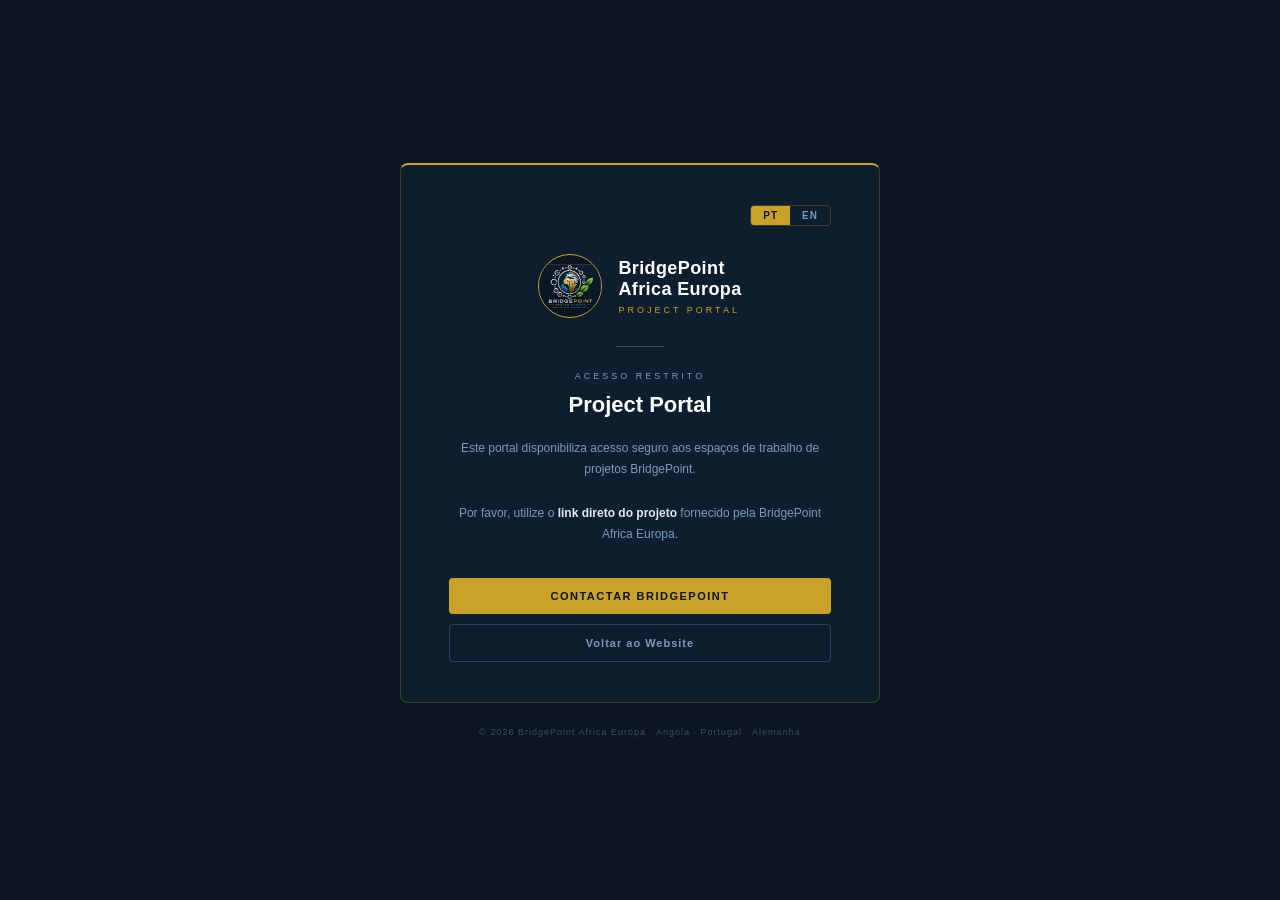
<file: index.html>
<!DOCTYPE html>
<html lang="pt">
<head>
<meta charset="UTF-8"/>
<meta name="viewport" content="width=device-width, initial-scale=1.0"/>
<title>BridgePoint Africa Europa — Project Portal</title>
<meta name="robots" content="noindex, nofollow"/>
<link rel="stylesheet" href="assets/css/shared.css"/>
<style>
html,body{height:100%}
body{display:flex;flex-direction:column;align-items:center;justify-content:center;padding:24px}
.card{max-width:480px}
.lang-toggle{justify-content:flex-end;margin-bottom:28px;border:.5px solid rgba(201,162,39,0.25);width:fit-content;margin-left:auto}
.lang-btn{padding:4px 12px}
.brand-row{gap:16px;margin-bottom:28px}
.logo-img{width:64px;height:64px}
.brand-name{font-size:18px;letter-spacing:.4px}
.brand-sub{font-size:9px;margin-top:4px}
.divider{width:48px;margin-bottom:24px}
.portal-label{
  font-size:9px;
  letter-spacing:3px;
  color:#7A9BBC;
  margin-bottom:10px;
}
.portal-title{
  font-size:22px;
  font-weight:700;
  color:#FFFFFF;
  margin-bottom:18px;
  line-height:1.3;
}
.portal-desc{
  font-size:12px;
  color:#7A9BBC;
  line-height:1.8;
  margin-bottom:32px;
}
.portal-desc strong{color:#DDEAF7}
.btn-group{display:flex;flex-direction:column;gap:10px}
.btn-primary{
  display:block;
  background:#C9A227;
  color:#0A1520;
  border:none;
  border-radius:4px;
  padding:12px 24px;
  font-size:11px;
  font-weight:700;
  letter-spacing:1.5px;
  cursor:pointer;
  text-decoration:none;
  transition:background .2s;
}
.btn-primary:hover{background:#E8C547}
.btn-secondary{
  display:block;
  background:transparent;
  color:#7A9BBC;
  border:.5px solid rgba(122,155,188,.3);
  border-radius:4px;
  padding:12px 24px;
  font-size:11px;
  font-weight:600;
  letter-spacing:1px;
  cursor:pointer;
  text-decoration:none;
  transition:all .2s;
}
.btn-secondary:hover{color:#DDEAF7;border-color:rgba(201,162,39,.4)}
.footer-note{
  margin-top:24px;
  font-size:9px;
  color:rgba(122,155,188,.45);
  letter-spacing:1px;
  text-align:center;
}
</style>
</head>
<body>
<div class="card">

  <div class="lang-toggle">
    <button class="lang-btn active" id="btn-pt" onclick="setLang('pt')">PT</button>
    <button class="lang-btn" id="btn-en" onclick="setLang('en')">EN</button>
  </div>

  <!-- Logo + Brand Name side by side -->
  <div class="brand-row">
    <img class="logo-img" src="assets/css/images/bpae-logo.jpg" alt="BridgePoint Africa Europa Logo"/>
    <div class="brand-text">
      <div class="brand-name">BridgePoint<br/>Africa Europa</div>
      <div class="brand-sub">PROJECT PORTAL</div>
    </div>
  </div>

  <div class="divider"></div>

  <div class="portal-label" id="portal-label">ACESSO RESTRITO</div>
  <div class="portal-title">Project Portal</div>
  <div class="portal-desc" id="portal-desc">
    Este portal disponibiliza acesso seguro aos espaços de trabalho de projetos BridgePoint.<br/><br/>
    Por favor, utilize o <strong>link direto do projeto</strong> fornecido pela BridgePoint Africa Europa.
  </div>

  <div class="btn-group">
    <a class="btn-primary" href="mailto:info@bridgepointafreuropa.com" id="btn-contact">CONTACTAR BRIDGEPOINT</a>
    <a class="btn-secondary" href="https://www.bridgepointafreuropa.com" id="btn-website">Voltar ao Website</a>
  </div>

</div>

<div class="footer-note" id="footer-note">
  © 2026 BridgePoint Africa Europa · Angola · Portugal · Alemanha
</div>

<script>
const C = {
  pt:{
    label:'ACESSO RESTRITO',
    desc:'Este portal disponibiliza acesso seguro aos espaços de trabalho de projetos BridgePoint.<br/><br/>Por favor, utilize o <strong>link direto do projeto</strong> fornecido pela BridgePoint Africa Europa.',
    contact:'CONTACTAR BRIDGEPOINT',
    website:'Voltar ao Website',
    footer:'© 2026 BridgePoint Africa Europa · Angola · Portugal · Alemanha',
  },
  en:{
    label:'RESTRICTED ACCESS',
    desc:'This portal provides secure access to BridgePoint project workspaces.<br/><br/>Please use the <strong>direct project link</strong> provided by BridgePoint Africa Europa.',
    contact:'CONTACT BRIDGEPOINT',
    website:'Return to Website',
    footer:'© 2026 BridgePoint Africa Europa · Angola · Portugal · Germany',
  },
};
function setLang(l){
  document.getElementById('btn-pt').classList.toggle('active',l==='pt');
  document.getElementById('btn-en').classList.toggle('active',l==='en');
  const t=C[l];
  document.getElementById('portal-label').textContent=t.label;
  document.getElementById('portal-desc').innerHTML=t.desc;
  document.getElementById('btn-contact').textContent=t.contact;
  document.getElementById('btn-website').textContent=t.website;
  document.getElementById('footer-note').textContent=t.footer;
  document.documentElement.lang=l;
}
</script>
</body>
</html>
</file>
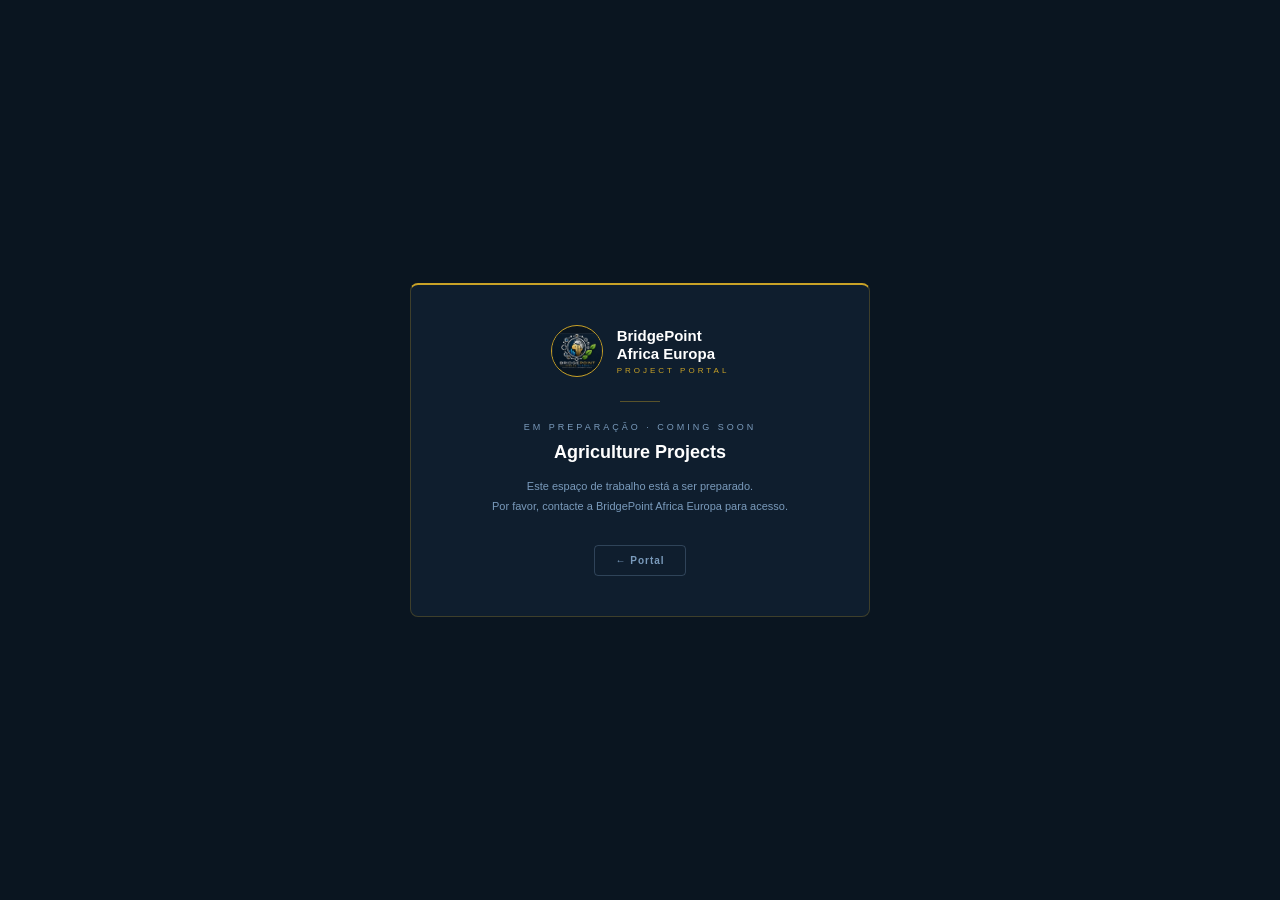
<file: agriculture/index.html>
<!DOCTYPE html>
<html lang="pt">
<head>
<meta charset="UTF-8"/>
<meta name="viewport" content="width=device-width, initial-scale=1.0"/>
<title>BridgePoint — Agriculture Projects</title>
<meta name="robots" content="noindex, nofollow"/>
<link rel="stylesheet" href="../assets/css/shared.css"/>
<style>
body{display:flex;align-items:center;justify-content:center;padding:24px}
.card{max-width:460px}
.brand-row{gap:14px;margin-bottom:24px}
.logo-img{width:52px;height:52px}
.brand-name{font-size:15px}
.brand-sub{font-size:8px;margin-top:3px}
.divider{width:40px;margin-bottom:20px}
.label{font-size:9px;letter-spacing:3px;color:#7A9BBC;margin-bottom:10px}
.title{font-size:18px;font-weight:700;color:#FFFFFF;margin-bottom:14px}
.desc{font-size:11px;color:#7A9BBC;line-height:1.8;margin-bottom:28px}
.btn{display:inline-block;background:transparent;color:#7A9BBC;border:.5px solid rgba(122,155,188,.3);border-radius:4px;padding:9px 20px;font-size:10px;font-weight:600;letter-spacing:1px;text-decoration:none;transition:all .2s}
.btn:hover{color:#DDEAF7;border-color:rgba(201,162,39,.4)}
</style>
</head>
<body>
<div class="card">
  <div class="brand-row">
    <img class="logo-img" src="../assets/css/images/bpae-logo.jpg" alt="BridgePoint Africa Europa"/>
    <div class="brand-text">
      <div class="brand-name">BridgePoint<br/>Africa Europa</div>
      <div class="brand-sub">PROJECT PORTAL</div>
    </div>
  </div>
  <div class="divider"></div>
  <div class="label">EM PREPARAÇÃO · COMING SOON</div>
  <div class="title">Agriculture Projects</div>
  <div class="desc">Este espaço de trabalho está a ser preparado.<br/>Por favor, contacte a BridgePoint Africa Europa para acesso.</div>
  <a class="btn" href="/">← Portal</a>
</div>
</body>
</html>
</file>
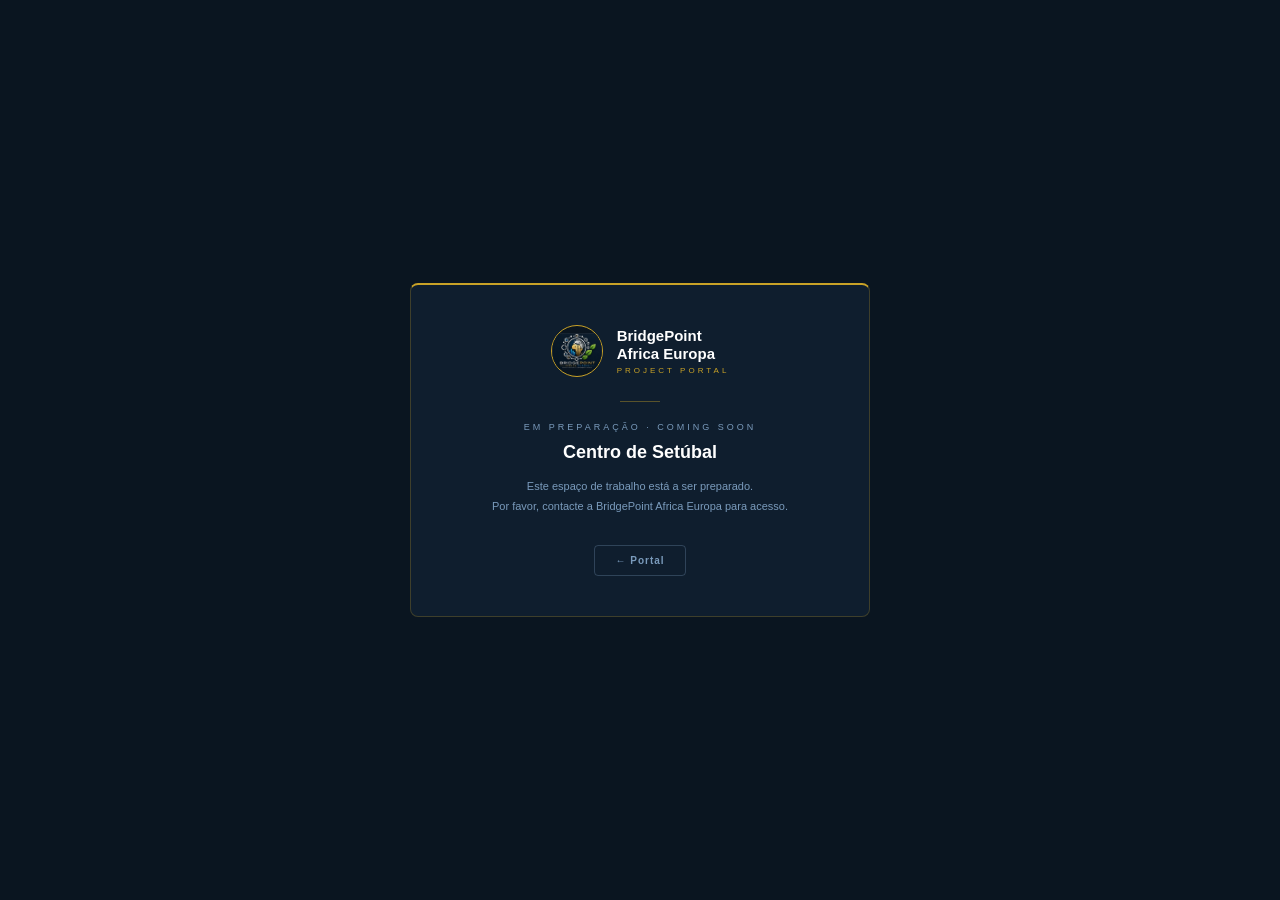
<file: centro-de-setúbal/index.html>
<!DOCTYPE html>
<html lang="pt">
<head>
<meta charset="UTF-8"/>
<meta name="viewport" content="width=device-width, initial-scale=1.0"/>
<title>BridgePoint — Centro de Setúbal</title>
<meta name="robots" content="noindex, nofollow"/>
<link rel="stylesheet" href="../assets/css/shared.css"/>
<style>
body{display:flex;align-items:center;justify-content:center;padding:24px}
.card{max-width:460px}
.brand-row{gap:14px;margin-bottom:24px}
.logo-img{width:52px;height:52px}
.brand-name{font-size:15px}
.brand-sub{font-size:8px;margin-top:3px}
.divider{width:40px;margin-bottom:20px}
.label{font-size:9px;letter-spacing:3px;color:#7A9BBC;margin-bottom:10px}
.title{font-size:18px;font-weight:700;color:#FFFFFF;margin-bottom:14px}
.desc{font-size:11px;color:#7A9BBC;line-height:1.8;margin-bottom:28px}
.btn{display:inline-block;background:transparent;color:#7A9BBC;border:.5px solid rgba(122,155,188,.3);border-radius:4px;padding:9px 20px;font-size:10px;font-weight:600;letter-spacing:1px;text-decoration:none;transition:all .2s}
.btn:hover{color:#DDEAF7;border-color:rgba(201,162,39,.4)}
</style>
</head>
<body>
<div class="card">
  <div class="brand-row">
    <img class="logo-img" src="../assets/css/images/bpae-logo.jpg" alt="BridgePoint Africa Europa"/>
    <div class="brand-text">
      <div class="brand-name">BridgePoint<br/>Africa Europa</div>
      <div class="brand-sub">PROJECT PORTAL</div>
    </div>
  </div>
  <div class="divider"></div>
  <div class="label">EM PREPARAÇÃO · COMING SOON</div>
  <div class="title">Centro de Setúbal</div>
  <div class="desc">Este espaço de trabalho está a ser preparado.<br/>Por favor, contacte a BridgePoint Africa Europa para acesso.</div>
  <a class="btn" href="/">← Portal</a>
</div>
</body>
</html>
</file>
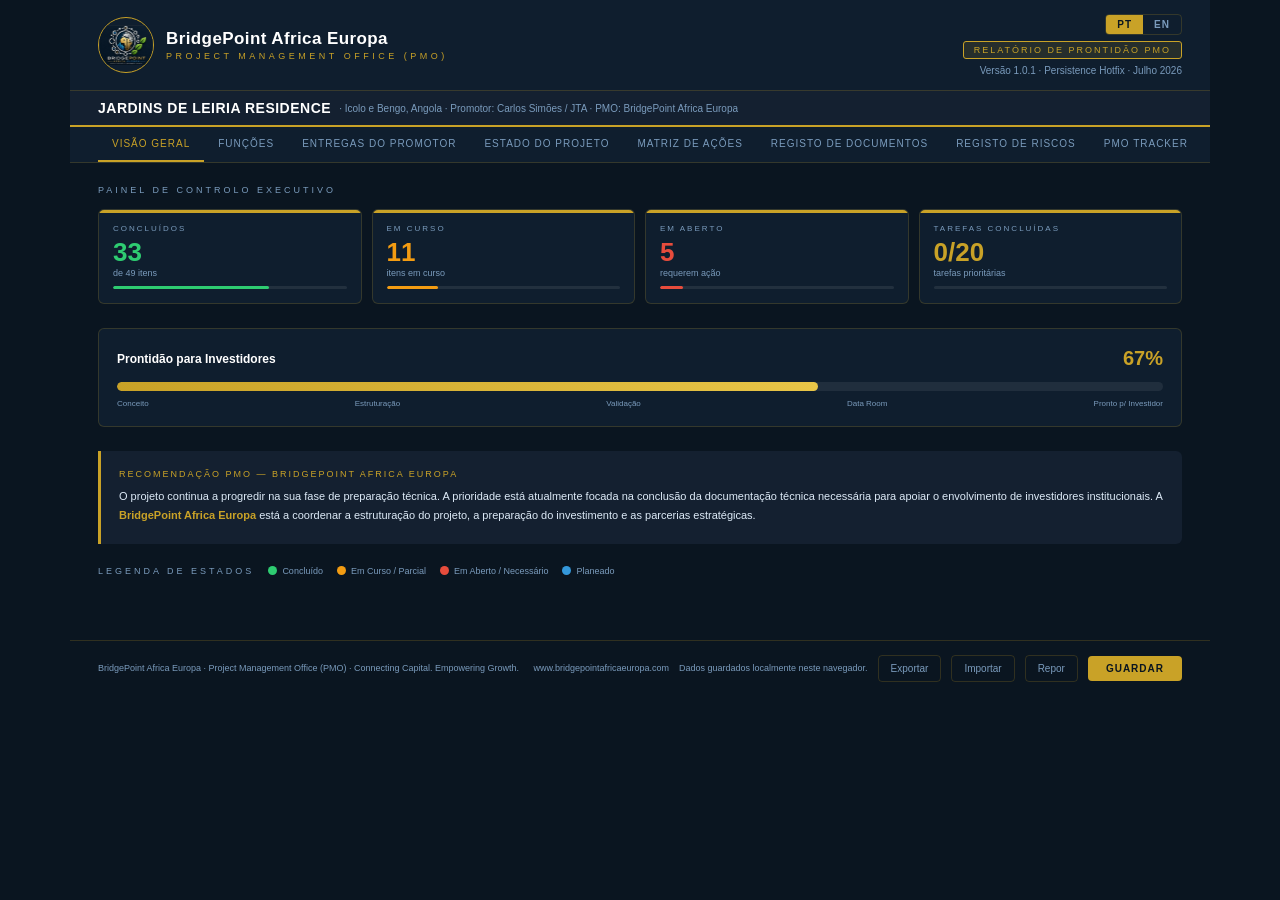
<file: jardins-de-leiria/index.html>
<!DOCTYPE html>
<html lang="pt">
<head>
<meta charset="UTF-8"/>
<meta name="viewport" content="width=device-width, initial-scale=1.0"/>
<title>BridgePoint PMO Dashboard</title>
<link rel="stylesheet" href="../assets/css/shared.css"/>
<style>
body{font-size:14px}
.app{max-width:1140px;margin:0 auto;padding:0 0 48px}

/* ── HEADER ── */
.header{background:var(--navy2);border-bottom:2px solid var(--gold)}
.header-top{display:flex;align-items:center;justify-content:space-between;padding:14px 28px;flex-wrap:wrap;gap:10px}
.logo-area{display:flex;align-items:center;gap:12px}
.logo-circle{width:46px;height:46px;background:var(--navy4);border:1.5px solid var(--gold);border-radius:50%;display:flex;align-items:center;justify-content:center;flex-shrink:0}
.brand-name{font-size:17px;font-weight:700;color:var(--white);letter-spacing:.4px}
.brand-pcc{font-size:9px;color:var(--gold);letter-spacing:3.5px;margin-top:2px}
.header-right{display:flex;flex-direction:column;align-items:flex-end;gap:6px}
.doc-badge{background:rgba(201,162,39,.12);border:.5px solid var(--gold);border-radius:3px;padding:3px 10px;font-size:9px;color:var(--gold);letter-spacing:2px;display:inline-block}
.doc-version{font-size:10px;color:var(--muted)}
.lang-toggle{border:.5px solid var(--border)}
.lang-btn{padding:4px 11px}
.project-bar{background:var(--navy3);border-top:.5px solid var(--border);padding:9px 28px;display:flex;align-items:center;gap:8px;flex-wrap:wrap}
.project-title{font-size:14px;font-weight:700;color:var(--white);letter-spacing:.5px}
.project-meta{font-size:10px;color:var(--muted)}

/* ── TABS ── */
.tabs{display:flex;padding:0 28px;background:var(--navy2);border-bottom:.5px solid var(--border);overflow-x:auto;gap:0}
.tab{padding:11px 14px;font-size:10px;letter-spacing:1px;color:var(--muted);cursor:pointer;border-bottom:2px solid transparent;transition:all .2s;background:none;border-top:none;border-left:none;border-right:none;white-space:nowrap}
.tab:hover{color:var(--light)}
.tab.active{color:var(--gold);border-bottom-color:var(--gold)}

/* ── MAIN ── */
.main{padding:22px 28px;display:none}
.main.active{display:block}
.slabel{font-size:9px;letter-spacing:3px;color:var(--muted);margin-bottom:14px;text-transform:uppercase}

/* ── KPI CARDS ── */
.kpi-grid{display:grid;grid-template-columns:repeat(4,1fr);gap:10px;margin-bottom:24px}
@media(max-width:680px){.kpi-grid{grid-template-columns:repeat(2,1fr)}}
.kpi-card{background:var(--navy2);border:.5px solid var(--border);border-radius:6px;padding:14px;position:relative;overflow:hidden}
.kpi-card::before{content:'';position:absolute;top:0;left:0;right:0;height:3px;background:var(--gold)}
.kpi-lbl{font-size:8px;color:var(--muted);letter-spacing:2px;margin-bottom:6px}
.kpi-num{font-size:26px;font-weight:700;line-height:1}
.kpi-sub{font-size:9px;color:var(--muted);margin-top:3px}
.kpi-bar{height:3px;background:rgba(255,255,255,.08);border-radius:2px;margin-top:8px;overflow:hidden}
.kpi-bar-fill{height:100%;border-radius:2px;transition:width .6s}

/* ── PROGRESS ── */
.prog-wrap{background:var(--navy2);border:.5px solid var(--border);border-radius:6px;padding:18px;margin-bottom:24px}
.prog-hdr{display:flex;justify-content:space-between;align-items:center;margin-bottom:12px}
.prog-title{font-size:12px;font-weight:600;color:var(--white)}
.prog-pct{font-size:20px;font-weight:700;color:var(--gold)}
.big-bar{height:9px;background:rgba(255,255,255,.07);border-radius:5px;overflow:hidden;margin-bottom:8px}
.big-bar-fill{height:100%;border-radius:5px;transition:width .8s;background:linear-gradient(90deg,var(--gold),var(--gold3))}
.phase-labels{display:flex;justify-content:space-between;flex-wrap:wrap;gap:3px}
.phase-lbl{font-size:8px;color:var(--muted)}

/* ── REC BOX ── */
.rec-box{background:var(--navy3);border-left:3px solid var(--gold);border-radius:0 6px 6px 0;padding:18px;margin-bottom:22px}
.rec-title{font-size:9px;letter-spacing:2px;color:var(--gold);margin-bottom:8px}
.rec-text{font-size:11px;color:var(--light);line-height:1.75}

/* ── LEGEND ── */
.legend{display:flex;gap:14px;align-items:center;flex-wrap:wrap;margin-bottom:14px}
.legend-item{display:flex;align-items:center;gap:5px;font-size:9px;color:var(--muted)}
.sdot{width:9px;height:9px;border-radius:50%;flex-shrink:0}
.dg{background:var(--green)}.da{background:var(--amber)}.dr{background:var(--red)}.db{background:var(--blue)}

/* ── GENERIC TABLE ── */
.gtable{width:100%;border-collapse:collapse;font-size:11px;margin-bottom:20px}
.gtable th{background:var(--navy3);color:var(--gold);font-size:9px;letter-spacing:1.5px;padding:9px 13px;text-align:left;font-weight:600;border-bottom:.5px solid var(--border)}
.gtable td{padding:8px 13px;border-bottom:.5px solid rgba(255,255,255,.04);color:var(--light);vertical-align:middle}
.gtable tr:hover td{background:rgba(255,255,255,.02)}
.gtable input[type=text],.gtable input[type=date]{background:var(--navy3);border:.5px solid var(--border);border-radius:3px;padding:3px 7px;font-size:11px;color:var(--white);outline:none;width:100%}
.gtable input:focus{border-color:var(--gold)}

/* ── STATUS BLOCK (project status tab) ── */
.cat-block{background:var(--navy2);border:.5px solid var(--border);border-radius:6px;margin-bottom:11px;overflow:hidden}
.cat-hdr{background:var(--navy3);padding:10px 14px;display:flex;align-items:center;justify-content:space-between;border-bottom:.5px solid var(--border)}
.cat-title{font-size:10px;font-weight:700;color:var(--gold);letter-spacing:1px}
.cat-stats{font-size:9px;color:var(--muted)}
.srow{display:grid;grid-template-columns:1fr auto auto;align-items:center;padding:9px 14px;border-bottom:.5px solid rgba(255,255,255,.04);gap:10px}
.srow:last-child{border-bottom:none}
.srow:hover{background:rgba(255,255,255,.02)}
.row-lbl{font-size:11px;color:var(--light)}
.ssel{background:transparent;border:.5px solid rgba(255,255,255,.14);border-radius:4px;padding:3px 7px;font-size:10px;cursor:pointer;outline:none;color:var(--white)}
.ssel:hover{border-color:var(--gold)}
.ssel option{background:#1A2D40;color:var(--white)}

/* ── PILLS ── */
.pill{display:inline-block;font-size:9px;padding:2px 8px;border-radius:10px;font-weight:600;letter-spacing:.4px;white-space:nowrap}
.pg{background:rgba(46,204,113,.14);color:var(--green);border:.5px solid rgba(46,204,113,.3)}
.pa{background:rgba(243,156,18,.14);color:var(--amber);border:.5px solid rgba(243,156,18,.3)}
.pr{background:rgba(231,76,60,.14);color:var(--red);border:.5px solid rgba(231,76,60,.3)}
.pb{background:rgba(52,152,219,.14);color:var(--blue);border:.5px solid rgba(52,152,219,.3)}
.pw{background:rgba(122,155,188,.14);color:var(--muted);border:.5px solid rgba(122,155,188,.3)}

/* ── RISK MATRIX CELLS ── */
.risk-h{color:var(--red);font-weight:700}
.risk-m{color:var(--amber);font-weight:600}
.risk-l{color:var(--green)}
.risk-c{color:#C850C0;font-weight:700}

/* ── ROADMAP ── */
.rm-wrap{display:flex;flex-direction:column;position:relative;padding-left:30px}
.rm-wrap::before{content:'';position:absolute;left:10px;top:8px;bottom:8px;width:1px;background:var(--border)}
.rm-step{position:relative;padding:9px 0 9px 20px;display:flex;align-items:flex-start;gap:12px}
.rm-dot{width:20px;height:20px;border-radius:50%;border:2px solid var(--border);background:var(--navy2);position:absolute;left:-30px;top:8px;z-index:1;transition:all .3s}
.rm-dot.done{background:var(--green);border-color:var(--green)}
.rm-dot.active{background:var(--amber);border-color:var(--amber)}
.rm-dot.open{background:var(--navy3);border-color:rgba(255,255,255,.2)}
.rm-content{flex:1}
.rm-t{font-size:11px;font-weight:600;color:var(--light)}
.rm-n{font-size:9px;color:var(--muted);margin-top:2px}

/* ── PRIORITY TASKS ── */
.psec{margin-bottom:22px}
.phdr{display:flex;align-items:center;gap:9px;margin-bottom:9px;flex-wrap:wrap}
.pbadge{font-size:8px;letter-spacing:2px;padding:3px 8px;border-radius:2px;font-weight:700}
.p1b{background:rgba(231,76,60,.14);color:#E74C3C;border:.5px solid rgba(231,76,60,.3)}
.p2b{background:rgba(243,156,18,.14);color:#F39C12;border:.5px solid rgba(243,156,18,.3)}
.p3b{background:rgba(52,152,219,.14);color:#3498DB;border:.5px solid rgba(52,152,219,.3)}
.p4b{background:rgba(149,165,166,.14);color:#95A5A6;border:.5px solid rgba(149,165,166,.3)}
.tlist{display:flex;flex-direction:column;gap:3px}
.titem{display:flex;align-items:center;gap:9px;padding:7px 13px;background:var(--navy2);border:.5px solid var(--border);border-radius:4px;cursor:pointer;transition:background .2s}
.titem:hover{background:var(--navy3)}
.tcb{width:15px;height:15px;border-radius:3px;border:1.5px solid var(--border);display:flex;align-items:center;justify-content:center;flex-shrink:0;transition:all .2s}
.tcb.chk{background:var(--green);border-color:var(--green)}
.ttxt{font-size:11px;color:var(--light)}
.ttxt.done{text-decoration:line-through;color:var(--muted)}

/* ── MEETING LOG ── */
.log-wrap{background:var(--navy2);border:.5px solid var(--border);border-radius:6px;overflow:hidden;margin-bottom:18px}
.log-hdr{padding:10px 14px;border-bottom:.5px solid var(--border);background:var(--navy3);font-size:10px;font-weight:700;color:var(--gold);letter-spacing:1px}
.log-entry{padding:9px 14px;border-bottom:.5px solid rgba(255,255,255,.04);display:flex;gap:10px;align-items:flex-start}
.log-date{font-size:9px;color:var(--gold);white-space:nowrap;font-weight:700;min-width:88px}
.log-txt{font-size:11px;color:var(--muted);line-height:1.55;flex:1}
.log-del{background:none;border:none;color:rgba(231,76,60,.35);cursor:pointer;font-size:15px;padding:0 3px;flex-shrink:0}
.log-del:hover{color:var(--red)}
.log-form{padding:10px 14px;display:flex;gap:7px}
.log-inp{flex:1;background:var(--navy3);border:.5px solid var(--border);border-radius:4px;padding:6px 9px;font-size:11px;color:var(--white);outline:none}
.log-inp:focus{border-color:var(--gold)}
.log-add{background:var(--gold);color:var(--navy);border:none;border-radius:4px;padding:6px 13px;font-size:10px;font-weight:700;cursor:pointer;white-space:nowrap}
.log-add:hover{background:var(--gold3)}

/* ── ADD ROW BUTTON ── */
.add-row-btn{background:transparent;border:.5px dashed var(--border);border-radius:4px;padding:7px 14px;font-size:10px;color:var(--muted);cursor:pointer;width:100%;margin-top:6px;transition:all .2s}
.add-row-btn:hover{border-color:var(--gold);color:var(--gold)}

/* ── FOOTER ── */
.footer{border-top:.5px solid var(--border);padding:14px 28px;display:flex;justify-content:space-between;align-items:center;flex-wrap:wrap;gap:10px;margin-top:28px}
.footer-brand{font-size:9px;color:var(--muted)}
.footer-actions{display:flex;gap:10px;align-items:center;flex-wrap:wrap}
.save-btn{background:var(--gold);color:var(--navy);border:none;border-radius:4px;padding:7px 18px;font-size:10px;font-weight:700;cursor:pointer;letter-spacing:1px}
.save-btn:hover{background:var(--gold3)}
.reset-btn{background:transparent;color:var(--muted);border:.5px solid var(--border);border-radius:4px;padding:7px 12px;font-size:10px;cursor:pointer}
.reset-btn:hover{color:var(--red);border-color:var(--red)}

/* ── TOAST ── */
.toast{position:fixed;bottom:18px;right:18px;background:var(--green);color:#fff;padding:9px 16px;border-radius:4px;font-size:11px;font-weight:700;opacity:0;transition:opacity .3s;pointer-events:none;z-index:9999}
.toast.show{opacity:1}
.toast.error{background:var(--red)}
</style>
</head>
<body>
<div class="app">

<!-- HEADER -->
<div class="header">
  <div class="header-top">
    <div class="logo-area">
      <img src="../assets/css/images/bpae-logo.jpg" alt="BridgePoint Africa Europa Logo" style="width:56px;height:56px;object-fit:contain;border-radius:50%;border:1.5px solid #C9A227;background:#0F1E2E;flex-shrink:0"/>
      <div>
        <div class="brand-name">BridgePoint Africa Europa</div>
        <div class="brand-pcc" id="hdr-pcc">PROJECT CONTROL CENTER</div>
      </div>
    </div>
    <div class="header-right">
      <div class="lang-toggle">
        <button class="lang-btn active" id="btn-pt" onclick="setLang('pt')">PT</button>
        <button class="lang-btn" id="btn-en" onclick="setLang('en')">EN</button>
      </div>
      <div class="doc-badge" id="hdr-badge"></div>
      <div class="doc-version" id="hdr-version"></div>
    </div>
  </div>
  <div class="project-bar">
    <div class="project-title">JARDINS DE LEIRIA RESIDENCE</div>
    <div class="project-meta" id="hdr-meta"></div>
  </div>
</div>

<!-- TABS -->
<div class="tabs" id="tabs-container"></div>

<!-- TAB PANELS (created dynamically) -->
<div id="tab-overview" class="main active"></div>
<div id="tab-roles" class="main"></div>
<div id="tab-deliverables" class="main"></div>
<div id="tab-status" class="main"></div>
<div id="tab-action" class="main"></div>
<div id="tab-docreg" class="main"></div>
<div id="tab-risk" class="main"></div>
<div id="tab-tracker" class="main"></div>
<div id="tab-roadmap" class="main"></div>
<div id="tab-decisions" class="main"></div>
<div id="tab-log" class="main"></div>

<!-- FOOTER -->
<div class="footer">
  <div class="footer-brand">BridgePoint Africa Europa · Project Management Office (PMO) · Connecting Capital. Empowering Growth.</div>
  <div class="footer-actions">
    <span style="font-size:9px;color:var(--muted)">www.bridgepointafricaeuropa.com</span>
    <span id="storage-notice" style="font-size:9px;color:var(--muted)"></span>
    <input type="file" id="import-file" accept="application/json,.json" style="display:none" onchange="handleImportFile(event)"/>
    <button class="reset-btn" id="btn-export" onclick="exportState()"></button>
    <button class="reset-btn" id="btn-import" onclick="document.getElementById('import-file').click()"></button>
    <button class="reset-btn" id="btn-reset" onclick="resetConfirm()"></button>
    <button class="save-btn" id="btn-save" onclick="saveAll()"></button>
  </div>
</div>
</div>
<div class="toast" id="toast"></div>

<script>
// ═══════════════════════════════════════════════════════════
// TRANSLATIONS
// ═══════════════════════════════════════════════════════════
const T = {
pt:{
  pcc:'PROJECT MANAGEMENT OFFICE (PMO)',
  badge:'RELATÓRIO DE PRONTIDÃO PMO',
  version:'Versão 1.0.1 · Persistence Hotfix · Julho 2026',
  meta:'· Icolo e Bengo, Angola · Promotor: Carlos Simões / JTA · PMO: BridgePoint Africa Europa',
  save:'GUARDAR',
  reset:'Repor',
  saved:'Progresso guardado ✓',
  saveError:'Falha ao guardar — tente novamente',
  storageNotice:'Dados guardados localmente neste navegador.',
  exportBtn:'Exportar',
  importBtn:'Importar',
  exportDone:'Cópia de segurança exportada ✓',
  exportError:'Falha ao exportar dados',
  importDone:'Dados importados ✓',
  importError:'Falha ao importar dados',
  importInvalid:'Ficheiro inválido — importação cancelada',
  importConfirm:'Isto vai substituir todos os dados atuais por este ficheiro. Continuar?',
  resetMsg:'Tem a certeza que pretende repor todos os dados?',
  resetDone:'Dados repostos.',
  addRow:'+ Adicionar linha',
  addEntry:'+ Entrada',
  logPlaceholder:'Inserir nota de reunião…',
  tabs:['VISÃO GERAL','FUNÇÕES','ENTREGAS DO PROMOTOR','ESTADO DO PROJETO','MATRIZ DE AÇÕES','REGISTO DE DOCUMENTOS','REGISTO DE RISCOS','PMO TRACKER','ROADMAP','REGISTO DE DECISÕES','REGISTO DE REUNIÕES'],
  tabIds:['overview','roles','deliverables','status','action','docreg','risk','tracker','roadmap','decisions','log'],
  overviewSec:'Painel de Controlo Executivo',
  investorReadiness:'Prontidão para Investidores',
  phases:['Conceito','Estruturação','Validação','Data Room','Pronto p/ Investidor'],
  recTitle:'RECOMENDAÇÃO PMO — BRIDGEPOINT AFRICA EUROPA',
  recText:'O projeto continua a progredir na sua fase de preparação técnica. A prioridade está atualmente focada na conclusão da documentação técnica necessária para apoiar o envolvimento de investidores institucionais. A <strong style="color:var(--gold)">BridgePoint Africa Europa</strong> está a coordenar a estruturação do projeto, a preparação do investimento e as parcerias estratégicas.',
  kpiLbls:['CONCLUÍDOS','EM CURSO','EM ABERTO','TAREFAS CONCLUÍDAS'],
  kpiSubs:s=>[`de ${s.total} itens`,'itens em curso','requerem ação','tarefas prioritárias'],
  legendSec:'Legenda de estados',
  legendItems:['Concluído','Em Curso / Parcial','Em Aberto / Necessário','Planeado'],
  rolesSec:'Distribuição de Funções e Responsabilidades',
  thArea:'ÁREA',thResp:'RESPONSÁVEL',thStatus:'ESTADO',
  pillDone:'Concluído',pillOngoing:'Em curso',pillOpen:'Em aberto',pillPrep:'Em preparação',pillEval:'Em avaliação',
  roles:[
    {area:'Desenvolvimento do Projeto',resp:'Carlos Simões / JTA',st:'done'},
    {area:'Coordenação Estratégica',resp:'BridgePoint Africa Europa',st:'done'},
    {area:'Prontidão para Investidores',resp:'BridgePoint Africa Europa',st:'ongoing'},
    {area:'Abordagem Internacional a Investidores',resp:'BridgePoint Africa Europa',st:'prep'},
    {area:'Planeamento Técnico',resp:'Equipa do Projeto Angola',st:'ongoing'},
    {area:'Documentação Jurídica',resp:'Equipa do Projeto Angola',st:'ongoing'},
    {area:'Validação Financeira',resp:'Externo',st:'open'},
    {area:'Parceiro Estratégico de Estruturação Técnica e Execução (Em Avaliação)',resp:'CLIU',st:'eval'},
  ],
  cliuScopeTitle:'CLIU — ÂMBITO / POSSÍVEIS ÁREAS DE CONTRIBUTO',
  cliuScopeText:'Potencial parceiro estratégico para apoiar o projeto desde a estruturação técnica e o planeamento executivo até à engenharia de custos, estratégia construtiva, otimização técnica, controlo de qualidade, gestão de riscos da construção e possível execução futura. Não existe contrato de EPC, empreitada geral ou nomeação formal confirmados. Áreas de contributo em avaliação: Estruturação técnica · Planeamento executivo · Engenharia de custos e orçamentação · Estratégia construtiva · Controlo de qualidade · Gestão de riscos na construção. A execução futura da obra é um possível contributo em fase posterior, e não uma responsabilidade já atribuída.',
  delivSec:'Entregas Necessárias do Promotor do Projeto',
  delivNote:'A BridgePoint não está à espera — está à espera de input. Os itens abaixo são documentos que o promotor deve entregar para que a BridgePoint possa avançar.',
  thDoc:'DOCUMENTO',thOwner:'RESPONSÁVEL',thDeadline:'PRAZO',thSt:'ESTADO',thNotes:'NOTAS',
  delivStatusOpts:{green:'✓ Recebido',amber:'◐ Em Preparação',red:'○ Em Falta',blue:'◇ Agendado'},
  delivItems:[
    {doc:'Business Plan Atualizado',owner:'Carlos Simões',deadline:'',st:'amber',notes:''},
    {doc:'Modelo Financeiro',owner:'Carlos Simões',deadline:'',st:'amber',notes:'Modelo final em elaboração; estratégia de investimento já avançada'},
    {doc:'Levantamento Topográfico',owner:'Carlos / Equipa Técnica',deadline:'',st:'amber',notes:'≈70% concluído'},
    {doc:'Plano Diretor (Masterplan)',owner:'Carlos Simões',deadline:'',st:'amber',notes:'Existente, em validação técnica paralela ao levantamento'},
    {doc:'Medições (BoQ)',owner:'Carlos Simões',deadline:'',st:'red',notes:'Depende de: Levantamento Topográfico → Engenharia Final → BoQ'},
    {doc:'Alvará Atualizado',owner:'Carlos Simões',deadline:'',st:'amber',notes:''},
    {doc:'Estimativas de Custos de Construção',owner:'Carlos Simões',deadline:'',st:'amber',notes:'Indicações preliminares de custos de construção, sujeitas a validação através de Mapa de Quantidades e análise técnica de custos. Valores mencionados em reunião: AOA 25.000.000 (construção em tosco) e AOA 45.000.000 (chave na mão) — indicações preliminares, não orçamentos aprovados.'},
    {doc:'Contributo Técnico da CLIU para o Projeto Jardins de Leiria Residence',owner:'CLIU',deadline:'',st:'amber',notes:'Documento destinado a definir o possível contributo da CLIU em: estruturação técnica, planeamento executivo, orçamentação, estratégia construtiva, controlo de qualidade e gestão de riscos na construção. Em preparação — não concluído.'},
  ],
  statusSec:'Estado Atual do Projeto — clique no estado para atualizar',
  statusOpts:{green:'✓ Concluído',amber:'◐ Em Curso',red:'○ Em Aberto',blue:'◇ Planeado'},
  catCompleted:'concluídos',
  categories:[
    {id:'structure',title:'ESTRUTURA DO PROJETO',items:['Definição do projeto','Posicionamento do projeto','Análise do público-alvo','Proposta de valor','Posicionamento internacional']},
    {id:'docs',title:'DOCUMENTAÇÃO ESTRATÉGICA',items:['Executive Summary','Preliminary Investment Pitch','Preliminary Financial Structure','Preliminary Investor Presentation','Investor Narrative','Investment Strategy']},
    {id:'finance',title:'MODELO FINANCEIRO INTEGRADO E ESTRUTURAÇÃO DE INVESTIMENTO',items:['Modelo CAPEX (Preliminar)','Modelo de receitas','Projeções de cash flow','Cenários de ROI','Análise de sensibilidade','Pressupostos financeiros documentados','Integração final do modelo financeiro']},
    {id:'ir',title:'PRONTIDÃO PARA INVESTIDORES',items:['Investor Readiness Assessment','Preliminary Due Diligence Framework','Avaliação de riscos','Recomendações de governação','Roadmap de Investor Engagement','Due Diligence Matrix','Investment Memorandum Final','Pronto para Investidor']},
    {id:'legal',title:'JURÍDICO',items:['Comprovativos de propriedade','Surface Rights','Estrutura societária','Licenças e autorizações','Contratos']},
    {id:'tech',title:'TÉCNICO',items:['Plano Diretor (Masterplan)','Topografia','Arquitetura','Planeamento de infraestruturas','Medições (BoQ)','Custos de construção vinculativos']},
    {id:'finval',title:'VALIDAÇÃO FINANCEIRA',items:['Modelo financeiro (Preliminar)','CAPEX finalizado','Estratégia de vendas','Análise de mercado','Validação externa','Auditoria independente']},
    {id:'pmo',title:'PMO',items:['Estrutura do projeto criada','Marcos definidos','Fases de trabalho definidas','Prioridades estabelecidas','Investor Journey definida','PMO Progress Tracker']},
  ],
  actionSec:'Matriz de Ações PMO — rastreamento por tarefa',
  thAction:'AÇÃO',thActionOwner:'RESPONSÁVEL',thDue:'PRAZO',thActionSt:'ESTADO',
  actionStatusOpts:{green:'✓ Concluído',amber:'◐ Em Curso',red:'○ Em Aberto',waiting:'⏳ Aguardando',blocked:'🚫 Bloqueado'},
  actionItems:[
    {action:'Estruturação Financeira',owner:'BridgePoint / Carlos',due:'',st:'amber'},
    {action:'Levantamento Topográfico',owner:'Carlos / Equipa Técnica',due:'',st:'amber'},
    {action:'Receber Masterplan Final',owner:'Carlos Simões',due:'',st:'waiting'},
    {action:'Documentação para Investidores',owner:'BridgePoint Africa Europa',due:'',st:'amber'},
    {action:'Parcerias Estratégicas',owner:'BridgePoint Africa Europa',due:'',st:'amber'},
    {action:'Avaliação da CLIU',owner:'BridgePoint Africa Europa',due:'',st:'amber'},
    {action:'Preparar Documento de Contributo Técnico da CLIU',owner:'CLIU',due:'',st:'amber'},
    {action:'Definir Necessidades Técnicas Prioritárias',owner:'CLIU',due:'',st:'amber'},
    {action:'Desenvolver Cronograma Físico e Financeiro de Execução',owner:'CLIU + BridgePoint',due:'',st:'amber'},
    {action:'Validação Futura do BoQ e dos Custos de Construção',owner:'CLIU + Equipa Técnica do Projeto',due:'',st:'waiting'},
    {action:'Avaliar Modelos de Construção por Fases',owner:'CLIU',due:'',st:'amber'},
    {action:'Identificar Oportunidades de Otimização do CAPEX Sem Reduzir a Qualidade',owner:'CLIU',due:'',st:'amber'},
    {action:'Definir Modelo de Colaboração entre Parceiros',owner:'BridgePoint Africa Europa',due:'',st:'amber'},
    {action:'Validação Financeira Externa',owner:'Externo',due:'',st:'blocked'},
    {action:'Investor Outreach',owner:'BridgePoint',due:'Após conclusão da documentação técnica',st:'waiting'},
    {action:'Preparar Data Room',owner:'BridgePoint',due:'',st:'blocked'},
    {action:'Processo NDA',owner:'BridgePoint',due:'',st:'blocked'},
  ],
  docregSec:'Registo de Documentos do Projeto',
  thDocName:'DOCUMENTO',thVer:'VERSÃO',thDate:'DATA',thDocSt:'ESTADO',thDocOwner:'RESPONSÁVEL',thDocNotes:'NOTAS',
  docStatusOpts:{active:'✓ Ativo',draft:'◐ Rascunho',pending:'○ Pendente',superseded:'— Substituído'},
  docItems:[
    {name:'Business Plan',ver:'Draft 4',date:'',st:'pending',owner:'Carlos Simões',notes:''},
    {name:'Modelo Financeiro',ver:'Draft 3',date:'',st:'pending',owner:'Carlos Simões',notes:''},
    {name:'Investment Memorandum',ver:'Preliminar',date:'',st:'draft',owner:'BridgePoint',notes:''},
    {name:'Relatório PMO',ver:'v1.0',date:'Jul 2026',st:'active',owner:'BridgePoint',notes:''},
    {name:'Executive Summary',ver:'v1.0',date:'Jul 2026',st:'active',owner:'BridgePoint',notes:''},
    {name:'Due Diligence Matrix',ver:'Draft 1',date:'',st:'draft',owner:'BridgePoint',notes:''},
    {name:'Masterplan',ver:'Draft 1',date:'',st:'draft',owner:'Carlos Simões',notes:'Em revisão técnica'},
    {name:'Levantamento Topográfico',ver:'Em curso',date:'',st:'draft',owner:'Carlos / Equipa Técnica',notes:'≈70% concluído'},
  ],
  riskSec:'Registo de Riscos PMO',
  riskGovTitle:'NOTA DE GOVERNAÇÃO',
  riskGovText:'As alterações ao Master Plan, licenças, infraestruturas ou pressupostos técnicos devem ser comunicadas imediatamente ao PMO para garantir um controlo fiável do projeto.',
  thRisk:'RISCO',thProb:'PROBABILIDADE',thImpact:'IMPACTO',thRiskSt:'ESTADO',thMitigation:'MITIGAÇÃO',
  probOpts:{high:'Alto',medium:'Médio',low:'Baixo'},
  impactOpts:{critical:'Crítico',high:'Alto',medium:'Médio',low:'Baixo'},
  riskStatusOpts:{open:'○ Aberto',mitigated:'◐ Mitigado',closed:'✓ Fechado'},
  riskItems:[
    {risk:'Documentação Técnica Incompleta',prob:'medium',impact:'high',st:'open',mitigation:'Concluir levantamento; atualizar documentação técnica; finalizar pacote de engenharia'},
    {risk:'Modelo Financeiro atrasado',prob:'high',impact:'high',st:'open',mitigation:'Prazo acordado com Carlos'},
    {risk:'Topografia desatualizada',prob:'medium',impact:'high',st:'open',mitigation:'Solicitação enviada'},
    {risk:'Due Diligence de terreno pendente',prob:'low',impact:'critical',st:'open',mitigation:'Dependência crítica'},
    {risk:'Atraso nas licenças',prob:'medium',impact:'high',st:'open',mitigation:''},
    {risk:'Custos de construção não vinculativos',prob:'high',impact:'high',st:'open',mitigation:'Indicações preliminares de custos de construção, sujeitas a validação através de Mapa de Quantidades e análise técnica de custos.'},
  ],
  trackerSec:'Rastreador PMO — prioridades e tarefas em aberto',
  techSeqTitle:'SEQUÊNCIA DE ENTREGÁVEIS TÉCNICOS',
  techSeqText:'Levantamento Topográfico → Validação Técnica → Masterplan Atualizado → Mapa de Quantidades (BoQ) → Modelo de Custos de Construção → Investment Memorandum → Data Room',
  priorities:[
    {level:1,badge:'p1b',label:'PRIORIDADE 1 — Bases Técnicas',tasks:['Topografia atualizada','Plano Diretor final','Propostas de construção vinculativas','Medições (BoQ)','Planeamento de infraestruturas concluído']},
    {level:2,badge:'p2b',label:'PRIORIDADE 2 — Documentação Jurídica',tasks:['Revisão jurídica completa','Documentação societária','Documentação fiscal','Licenças e autorizações','Documentação ambiental']},
    {level:3,badge:'p3b',label:'PRIORIDADE 3 — Validação Financeira',tasks:['Validação financeira externa','Revisão financeira independente','Bankability Assessment','Modelo de cash flow final','Investment Memorandum final']},
    {level:4,badge:'p4b',label:'PRIORIDADE 4 — Data Room & Investor Engagement',tasks:['Data Room completo','Processo NDA','Due Diligence Package','FAQ para investidores','Management Presentation']},
  ],
  roadmapSec:'Roadmap PMO — Jornada do Investidor',
  roadmapSteps:[
    {title:'Ideia do Projeto',note:'Concluído'},
    {title:'Estrutura do Projeto',note:'Concluído'},
    {title:'Prontidão para Investidores',note:'Em curso — PMO ativo'},
    {title:'Entregas do Promotor',note:'Em aberto — aguardando input'},
    {title:'Validação Técnica',note:'Em aberto — Prioridade 1'},
    {title:'Validação Jurídica',note:'Em aberto — Prioridade 2'},
    {title:'Validação Financeira',note:'Em aberto — Prioridade 3'},
    {title:'Data Room Completo',note:'Em aberto — Prioridade 4'},
    {title:'Investment Memorandum Final',note:'Planeado'},
    {title:'Due Diligence',note:'Planeado'},
    {title:'Investor Engagement',note:'Planeado'},
    {title:'Financiamento',note:'Objetivo final'},
  ],
  decisionsSec:'Registo de Decisões',
  thDecDate:'DATA',thDecision:'DECISÃO',thDecBy:'RESPONSÁVEL',thDecNotes:'NOTAS',
  decItems:[
    {date:'Jul 2026',decision:'BridgePoint assume função PMO no projeto',by:'BridgePoint / Carlos',notes:''},
    {date:'Jul 2026',decision:'Modelo Financeiro será atualizado pelo promotor',by:'Carlos Simões',notes:''},
    {date:'Jul 2026',decision:'Masterplan a ser entregue em fase seguinte',by:'Carlos Simões',notes:''},
    {date:'Jul 2026',decision:'Dashboard PMO adotado como ferramenta central de gestão do projeto',by:'BridgePoint / Carlos',notes:''},
    {date:'Jul 2026',decision:'Levantamento técnico priorizado antes da modelagem financeira final',by:'BridgePoint / Carlos',notes:''},
    {date:'Jul 2026',decision:'A CLIU está a ser avaliada como parceiro estratégico de estruturação técnica e execução',by:'BridgePoint / Carlos',notes:''},
    {date:'Jul 2026',decision:'O próximo passo imediato da CLIU é a preparação do seu documento institucional de contributo técnico',by:'BridgePoint / Carlos',notes:''},
    {date:'Jul 2026',decision:'Os valores preliminares de custos de construção necessitam de validação através de Mapa de Quantidades e análise técnica de custos',by:'BridgePoint / Carlos',notes:''},
    {date:'Jul 2026',decision:'O potencial envolvimento da CLIU poderá abranger planeamento, orçamentação, estratégia construtiva, controlo de riscos e possível execução futura',by:'BridgePoint / Carlos',notes:''},
    {date:'Jul 2026',decision:'Abordagem a investidores apenas após a documentação técnica atingir nível de maturidade aceitável',by:'BridgePoint / Carlos',notes:''},
  ],
  logSec:'Registo de Reuniões — Carlos Simões / JTA',
  logTitle:'ATUALIZAÇÕES E DECISÕES',
  logInitial:'Relatório PMO Versão 1.0 iniciado. BridgePoint assume função PMO. Validação técnica, jurídica e financeira pendente.',
  logEntry2Date:'Julho 2026',
  logEntry2:'Reunião com Carlos Simões — pontos abordados: progresso do levantamento topográfico; documentação técnica; preparação do modelo financeiro; papel estratégico da CLIU; prontidão para investidores; próximas prioridades de implementação.',
},
en:{
  pcc:'PROJECT MANAGEMENT OFFICE (PMO)',
  badge:'PMO READINESS REPORT',
  version:'Version 1.0.1 · Persistence Hotfix · July 2026',
  meta:'· Icolo e Bengo, Angola · Developer: Carlos Simões / JTA · PMO: BridgePoint Africa Europa',
  save:'SAVE',
  reset:'Reset',
  saved:'Progress saved ✓',
  saveError:'Save failed — please try again',
  storageNotice:'Data stored locally in this browser.',
  exportBtn:'Export',
  importBtn:'Import',
  exportDone:'Backup exported ✓',
  exportError:'Failed to export data',
  importDone:'Data imported ✓',
  importError:'Failed to import data',
  importInvalid:'Invalid file — import cancelled',
  importConfirm:'This will replace all current data with this file. Continue?',
  resetMsg:'Are you sure you want to reset all data?',
  resetDone:'Data reset.',
  addRow:'+ Add row',
  addEntry:'+ Entry',
  logPlaceholder:'Enter meeting note…',
  tabs:['OVERVIEW','ROLES','DEVELOPER DELIVERABLES','PROJECT STATUS','ACTION MATRIX','DOCUMENT REGISTER','RISK REGISTER','PMO TRACKER','ROADMAP','DECISION LOG','MEETING LOG'],
  tabIds:['overview','roles','deliverables','status','action','docreg','risk','tracker','roadmap','decisions','log'],
  overviewSec:'Executive Dashboard',
  investorReadiness:'Overall Investor Readiness',
  phases:['Concept','Structuring','Validation','Data Room','Investor Ready'],
  recTitle:'PMO RECOMMENDATION — BRIDGEPOINT AFRICA EUROPA',
  recText:'The project continues to progress through its technical preparation phase. Priority is currently focused on completing the technical documentation required to support institutional investor engagement. <strong style="color:var(--gold)">BridgePoint Africa Europa</strong> is coordinating project structuring, investment preparation and strategic partnerships.',
  kpiLbls:['COMPLETED','IN PROGRESS','OPEN ITEMS','TASKS DONE'],
  kpiSubs:s=>[`of ${s.total} items`,'items in progress','require action','priority tasks'],
  legendSec:'Status legend',
  legendItems:['Completed','In Progress / Partial','Open / Required','Planned'],
  rolesSec:'Role Distribution & Responsibilities',
  thArea:'AREA',thResp:'RESPONSIBLE',thStatus:'STATUS',
  pillDone:'Completed',pillOngoing:'Ongoing',pillOpen:'Open',pillPrep:'In preparation',pillEval:'Under evaluation',
  roles:[
    {area:'Project Development',resp:'Carlos Simões / JTA',st:'done'},
    {area:'Strategic Coordination',resp:'BridgePoint Africa Europa',st:'done'},
    {area:'Investor Readiness',resp:'BridgePoint Africa Europa',st:'ongoing'},
    {area:'International Investor Outreach',resp:'BridgePoint Africa Europa',st:'prep'},
    {area:'Technical Planning',resp:'Angola Project Team',st:'ongoing'},
    {area:'Legal Documentation',resp:'Angola Project Team',st:'ongoing'},
    {area:'Financial Validation',resp:'External',st:'open'},
    {area:'Strategic Technical Structuring and Execution Partner (Under Evaluation)',resp:'CLIU',st:'eval'},
  ],
  cliuScopeTitle:'CLIU — SCOPE / POSSIBLE CONTRIBUTION AREAS',
  cliuScopeText:'Potential strategic partner supporting the project from technical structuring and executive planning through cost engineering, construction strategy, technical optimisation, quality control, construction risk management and possible future execution. No EPC agreement, general-contractor role, or formal appointment has been confirmed. Contribution areas under evaluation: Technical structuring · Executive planning · Cost engineering and budgeting · Construction strategy · Quality control · Construction risk management. Future construction execution is a possible later-stage contribution, not an already assigned responsibility.',
  delivSec:'Required Deliverables from Project Developer',
  delivNote:'BridgePoint is not waiting — BridgePoint is waiting for input. The items below are documents the developer must deliver so BridgePoint can proceed.',
  thDoc:'DOCUMENT',thOwner:'OWNER',thDeadline:'DEADLINE',thSt:'STATUS',thNotes:'NOTES',
  delivStatusOpts:{green:'✓ Received',amber:'◐ In Preparation',red:'○ Missing',blue:'◇ Scheduled'},
  delivItems:[
    {doc:'Updated Business Plan',owner:'Carlos Simões',deadline:'',st:'amber',notes:''},
    {doc:'Financial Model',owner:'Carlos Simões',deadline:'',st:'amber',notes:'Final model in progress; investment strategy already advanced'},
    {doc:'Topographic Survey',owner:'Carlos / Technical Team',deadline:'',st:'amber',notes:'≈70% complete'},
    {doc:'Master Plan',owner:'Carlos Simões',deadline:'',st:'amber',notes:'Exists, under technical validation in parallel with the survey'},
    {doc:'Bill of Quantities (BoQ)',owner:'Carlos Simões',deadline:'',st:'red',notes:'Depends on: Topographic Survey → Final Engineering → BoQ'},
    {doc:'Updated Alvará (Building Permit)',owner:'Carlos Simões',deadline:'',st:'amber',notes:''},
    {doc:'Construction Cost Estimates',owner:'Carlos Simões',deadline:'',st:'amber',notes:'Preliminary construction-cost indications, pending validation through a Bill of Quantities and technical cost analysis. Values mentioned in meeting context: AOA 25,000,000 (structural shell) and AOA 45,000,000 (turnkey) — preliminary indications, not approved budgets.'},
    {doc:'CLIU Technical Contribution to the Jardins de Leiria Residence Project',owner:'CLIU',deadline:'',st:'amber',notes:'Document intended to define CLIU\'s possible contribution in: technical structuring, executive planning, budgeting, construction strategy, quality control and construction risk management. In preparation — not completed.'},
  ],
  statusSec:'Current Project Status — click status to update',
  statusOpts:{green:'✓ Completed',amber:'◐ In Progress',red:'○ Open',blue:'◇ Planned'},
  catCompleted:'completed',
  categories:[
    {id:'structure',title:'PROJECT STRUCTURE',items:['Project definition','Project positioning','Target audience analysis','Value proposition','International positioning']},
    {id:'docs',title:'STRATEGIC DOCUMENTATION',items:['Executive Summary','Preliminary Investment Pitch','Preliminary Financial Structure','Preliminary Investor Presentation','Investor Narrative','Investment Strategy']},
    {id:'finance',title:'INTEGRATED FINANCIAL MODEL & INVESTMENT STRUCTURING',items:['CAPEX model (Preliminary)','Revenue model','Cash flow projections','ROI scenarios','Sensitivity analysis','Financial assumptions documented','Final financial model integration']},
    {id:'ir',title:'INVESTOR READINESS',items:['Investor Readiness Assessment','Preliminary Due Diligence Framework','Risk assessment','Governance recommendations','Investor Engagement Roadmap','Due Diligence Matrix','Investment Memorandum Final','Investor Ready']},
    {id:'legal',title:'LEGAL',items:['Land title evidence','Surface Rights','Corporate structure','Permits & approvals','Contracts']},
    {id:'tech',title:'TECHNICAL',items:['Masterplan','Topography','Architecture','Infrastructure planning','Bill of Quantities (BoQ)','Binding construction costs']},
    {id:'finval',title:'FINANCIAL VALIDATION',items:['Financial model (Preliminary)','CAPEX finalised','Sales strategy','Market analysis','External validation','Independent audit']},
    {id:'pmo',title:'PMO',items:['Project structure created','Milestones defined','Work phases defined','Priorities established','Investor Journey defined','PMO Progress Tracker']},
  ],
  actionSec:'PMO Action Matrix — task-by-task tracking',
  thAction:'ACTION',thActionOwner:'OWNER',thDue:'DUE DATE',thActionSt:'STATUS',
  actionStatusOpts:{green:'✓ Completed',amber:'◐ In Progress',red:'○ Open',waiting:'⏳ Waiting',blocked:'🚫 Blocked'},
  actionItems:[
    {action:'Financial Structuring',owner:'BridgePoint / Carlos',due:'',st:'amber'},
    {action:'Topographic Survey',owner:'Carlos / Technical Team',due:'',st:'amber'},
    {action:'Receive Final Masterplan',owner:'Carlos Simões',due:'',st:'waiting'},
    {action:'Investor Documentation',owner:'BridgePoint Africa Europa',due:'',st:'amber'},
    {action:'Strategic Partnerships',owner:'BridgePoint Africa Europa',due:'',st:'amber'},
    {action:'CLIU Evaluation',owner:'BridgePoint Africa Europa',due:'',st:'amber'},
    {action:'Prepare CLIU Technical Contribution Document',owner:'CLIU',due:'',st:'amber'},
    {action:'Define Priority Technical Needs',owner:'CLIU',due:'',st:'amber'},
    {action:'Develop Physical and Financial Execution Schedule',owner:'CLIU + BridgePoint',due:'',st:'amber'},
    {action:'Future BoQ and Construction-Cost Validation',owner:'CLIU + Project Technical Team',due:'',st:'waiting'},
    {action:'Evaluate Phased Construction Models',owner:'CLIU',due:'',st:'amber'},
    {action:'Identify CAPEX Optimisation Opportunities Without Reducing Quality',owner:'CLIU',due:'',st:'amber'},
    {action:'Define Collaboration Model Between Partners',owner:'BridgePoint Africa Europa',due:'',st:'amber'},
    {action:'External Financial Validation',owner:'External',due:'',st:'blocked'},
    {action:'Investor Outreach',owner:'BridgePoint',due:'Pending after documentation',st:'waiting'},
    {action:'Prepare Data Room',owner:'BridgePoint',due:'',st:'blocked'},
    {action:'NDA Process',owner:'BridgePoint',due:'',st:'blocked'},
  ],
  docregSec:'Project Document Register',
  thDocName:'DOCUMENT',thVer:'VERSION',thDate:'DATE',thDocSt:'STATUS',thDocOwner:'OWNER',thDocNotes:'NOTES',
  docStatusOpts:{active:'✓ Active',draft:'◐ Draft',pending:'○ Pending',superseded:'— Superseded'},
  docItems:[
    {name:'Business Plan',ver:'Draft 4',date:'',st:'pending',owner:'Carlos Simões',notes:''},
    {name:'Financial Model',ver:'Draft 3',date:'',st:'pending',owner:'Carlos Simões',notes:''},
    {name:'Investment Memorandum',ver:'Preliminary',date:'',st:'draft',owner:'BridgePoint',notes:''},
    {name:'PMO Report',ver:'v1.0',date:'Jul 2026',st:'active',owner:'BridgePoint',notes:''},
    {name:'Executive Summary',ver:'v1.0',date:'Jul 2026',st:'active',owner:'BridgePoint',notes:''},
    {name:'Due Diligence Matrix',ver:'Draft 1',date:'',st:'draft',owner:'BridgePoint',notes:''},
    {name:'Masterplan',ver:'Draft 1',date:'',st:'draft',owner:'Carlos Simões',notes:'Under technical review'},
    {name:'Topographic Survey',ver:'In progress',date:'',st:'draft',owner:'Carlos / Technical Team',notes:'≈70% complete'},
  ],
  riskSec:'PMO Risk Register',
  riskGovTitle:'GOVERNANCE NOTE',
  riskGovText:'Changes to the masterplan, permits, infrastructure or technical assumptions must be communicated immediately to the PMO to maintain reliable project control.',
  thRisk:'RISK',thProb:'PROBABILITY',thImpact:'IMPACT',thRiskSt:'STATUS',thMitigation:'MITIGATION',
  probOpts:{high:'High',medium:'Medium',low:'Low'},
  impactOpts:{critical:'Critical',high:'High',medium:'Medium',low:'Low'},
  riskStatusOpts:{open:'○ Open',mitigated:'◐ Mitigated',closed:'✓ Closed'},
  riskItems:[
    {risk:'Incomplete Technical Documentation',prob:'medium',impact:'high',st:'open',mitigation:'Complete survey; update technical documentation; finalize engineering package'},
    {risk:'Financial Model delayed',prob:'high',impact:'high',st:'open',mitigation:'Deadline to be agreed with Carlos'},
    {risk:'Topography outdated',prob:'medium',impact:'high',st:'open',mitigation:'Request sent'},
    {risk:'Land DD pending',prob:'low',impact:'critical',st:'open',mitigation:'Critical dependency'},
    {risk:'Permit delays',prob:'medium',impact:'high',st:'open',mitigation:''},
    {risk:'Non-binding construction costs',prob:'high',impact:'high',st:'open',mitigation:'Preliminary construction-cost indications, pending validation through a Bill of Quantities and technical cost analysis.'},
  ],
  trackerSec:'PMO Progress Tracker — priorities & open tasks',
  techSeqTitle:'TECHNICAL DELIVERABLES SEQUENCE',
  techSeqText:'Topographic Survey → Technical Validation → Updated Masterplan → Bill of Quantities (BoQ) → Construction Cost Model → Investment Memorandum → Data Room',
  priorities:[
    {level:1,badge:'p1b',label:'PRIORITY 1 — Technical Foundations',tasks:['Updated topography','Final masterplan','Binding construction quotes','Bill of Quantities (BoQ)','Infrastructure planning completed']},
    {level:2,badge:'p2b',label:'PRIORITY 2 — Legal Documentation',tasks:['Full legal review','Corporate documentation','Tax documentation','Permits & approvals','Environmental documentation']},
    {level:3,badge:'p3b',label:'PRIORITY 3 — Financial Validation',tasks:['External financial validation','Independent financial review','Bankability Assessment','Final cash flow model','Final Investment Memorandum']},
    {level:4,badge:'p4b',label:'PRIORITY 4 — Data Room & Investor Engagement',tasks:['Complete Data Room','NDA process','Due Diligence Package','Investor FAQ','Management Presentation']},
  ],
  roadmapSec:'PMO Roadmap — Investor Journey',
  roadmapSteps:[
    {title:'Project Idea',note:'Completed'},
    {title:'Project Structure',note:'Completed'},
    {title:'Investor Readiness',note:'Ongoing — PMO active'},
    {title:'Developer Deliverables',note:'Open — awaiting input'},
    {title:'Technical Validation',note:'Open — Priority 1'},
    {title:'Legal Validation',note:'Open — Priority 2'},
    {title:'Financial Validation',note:'Open — Priority 3'},
    {title:'Data Room Complete',note:'Open — Priority 4'},
    {title:'Investment Memorandum Final',note:'Planned'},
    {title:'Due Diligence',note:'Planned'},
    {title:'Investor Engagement',note:'Planned'},
    {title:'Funding',note:'Final objective'},
  ],
  decisionsSec:'Decision Log',
  thDecDate:'DATE',thDecision:'DECISION',thDecBy:'BY WHOM',thDecNotes:'NOTES',
  decItems:[
    {date:'Jul 2026',decision:'BridgePoint takes on PMO function for the project',by:'BridgePoint / Carlos',notes:''},
    {date:'Jul 2026',decision:'Financial Model to be updated by developer',by:'Carlos Simões',notes:''},
    {date:'Jul 2026',decision:'Masterplan to be delivered in next phase',by:'Carlos Simões',notes:''},
    {date:'Jul 2026',decision:'PMO Dashboard adopted as central project management tool',by:'BridgePoint / Carlos',notes:''},
    {date:'Jul 2026',decision:'Technical survey prioritized before final financial modelling',by:'BridgePoint / Carlos',notes:''},
    {date:'Jul 2026',decision:'CLIU is being evaluated as a strategic technical structuring and execution partner',by:'BridgePoint / Carlos',notes:''},
    {date:'Jul 2026',decision:'CLIU\'s immediate next step is the preparation of its institutional technical contribution document',by:'BridgePoint / Carlos',notes:''},
    {date:'Jul 2026',decision:'Preliminary construction-cost figures require validation through BoQ and technical cost analysis',by:'BridgePoint / Carlos',notes:''},
    {date:'Jul 2026',decision:'CLIU\'s potential involvement may cover planning, budgeting, construction strategy, risk control and possible future execution',by:'BridgePoint / Carlos',notes:''},
    {date:'Jul 2026',decision:'Investor approach only after technical documentation reaches acceptable readiness',by:'BridgePoint / Carlos',notes:''},
  ],
  logSec:'Meeting Log — Carlos Simões / JTA',
  logTitle:'UPDATES & DECISIONS',
  logInitial:'PMO Report Version 1.0 initialised. BridgePoint assumes PMO function. Technical, legal and financial validation pending.',
  logEntry2Date:'July 2026',
  logEntry2:'Meeting with Carlos Simões — topics covered: topographic survey progress; technical documentation; financial model preparation; CLIU strategic role; investor readiness; next implementation priorities.',
},
};

// ═══════════════════════════════════════════════════════════
// STATE
// ═══════════════════════════════════════════════════════════
let lang='pt';
const STORE_KEY='bpae-pcc-v1';

const DS = {
  statusData:{
    structure:['green','green','green','green','green'],
    docs:['green','green','green','green','green','green'],
    finance:['green','green','green','green','green','green','amber'],
    ir:['green','green','green','green','green','amber','red','amber'],
    legal:['amber','green','amber','amber','amber'],
    tech:['amber','amber','amber','amber','red','red'],
    finval:['green','green','green','green','red','red'],
    pmo:['green','green','green','green','green','green'],
  },
  tasksData:[[false,false,false,false,false],[false,false,false,false,false],[false,false,false,false,false],[false,false,false,false,false]],
  roadmapData:['done','done','active','open','open','open','open','open','open','open','open','open'],
  delivData:null,
  actionData:null,
  docData:null,
  riskData:null,
  decData:null,
  logData:[],
  lang:'pt',
};

let S = JSON.parse(JSON.stringify(DS));

// ═══════════════════════════════════════════════════════════
// PERSISTENCE (localStorage) — v1.0.1 Persistence Hotfix
// Replaces the non-functional window.storage API (undefined in
// production) with native browser localStorage. Storage is
// per-browser / per-device only — see known limitation in repo docs.
// ═══════════════════════════════════════════════════════════
function isPlainObject(v){
  return !!v && typeof v==='object' && !Array.isArray(v);
}

function loadState(){
  try{
    const raw=localStorage.getItem(STORE_KEY);
    if(raw){
      const sv=JSON.parse(raw);
      if(isPlainObject(sv)){
        Object.assign(S,sv);
        lang=S.lang||'pt';
      } else {
        console.warn('[BridgePoint PMO] Saved data at "'+STORE_KEY+'" is not a valid object — ignoring and using defaults.');
      }
    }
  }catch(e){
    console.warn('[BridgePoint PMO] Could not read saved data from localStorage — starting from defaults.',e);
  }
  // init dynamic arrays from translation defaults if null
  ['delivData','actionData','docData','riskData','decData'].forEach(k=>{
    if(!S[k]) S[k]=null;
  });
  updateLangBtns();
  buildTabs();
  renderAll();
}

function saveAll(){
  S.lang=lang;
  try{
    localStorage.setItem(STORE_KEY,JSON.stringify(S));
    showToast(T[lang].saved);
  }catch(e){
    console.warn('[BridgePoint PMO] Failed to save data to localStorage.',e);
    showToast(T[lang].saveError,true);
  }
}

function resetConfirm(){
  if(confirm(T[lang].resetMsg)){
    S=JSON.parse(JSON.stringify(DS));
    lang='pt';
    updateLangBtns();
    buildTabs();
    renderAll();
    saveAll();
    showToast(T[lang].resetDone);
  }
}

function showToast(msg,isError){
  const t=document.getElementById('toast');
  t.textContent=msg;
  t.classList.toggle('error',!!isError);
  t.classList.add('show');
  setTimeout(()=>t.classList.remove('show'),2200);
}

// ─── EXPORT / IMPORT (additive local backup controls) ────
function exportState(){
  try{
    S.lang=lang;
    const payload={
      __bridgepointExport:true,
      exportedAt:new Date().toISOString(),
      storeKey:STORE_KEY,
      state:S,
    };
    const json=JSON.stringify(payload,null,2);
    const blob=new Blob([json],{type:'application/json'});
    const url=URL.createObjectURL(blob);
    const ts=new Date().toISOString().replace(/[:.]/g,'-');
    const a=document.createElement('a');
    a.href=url;
    a.download='bridgepoint-pmo-jardins-de-leiria-'+ts+'.json';
    document.body.appendChild(a);
    a.click();
    document.body.removeChild(a);
    URL.revokeObjectURL(url);
    showToast(T[lang].exportDone);
  }catch(e){
    console.warn('[BridgePoint PMO] Export failed.',e);
    showToast(T[lang].exportError,true);
  }
}

function handleImportFile(event){
  const input=event.target;
  const file=input.files&&input.files[0];
  input.value=''; // allow re-selecting the same file again later
  if(!file) return;
  const reader=new FileReader();
  reader.onload=function(){
    let parsed;
    try{
      parsed=JSON.parse(String(reader.result));
    }catch(e){
      console.warn('[BridgePoint PMO] Import failed: file is not valid JSON.',e);
      showToast(T[lang].importInvalid,true);
      return;
    }
    if(!isPlainObject(parsed)){
      console.warn('[BridgePoint PMO] Import failed: JSON payload is not an object.');
      showToast(T[lang].importInvalid,true);
      return;
    }
    // Accept either our own export wrapper ({state:{...}}) or a raw state object
    const candidate=isPlainObject(parsed.state)?parsed.state:parsed;
    if(!isPlainObject(candidate)){
      console.warn('[BridgePoint PMO] Import failed: state payload is not an object.');
      showToast(T[lang].importInvalid,true);
      return;
    }
    if(!confirm(T[lang].importConfirm)) return;
    try{
      const next=JSON.parse(JSON.stringify(DS));
      Object.assign(next,candidate);
      S=next;
      lang=S.lang||lang;
      updateLangBtns();
      buildTabs();
      renderAll();
      saveAll();
      showToast(T[lang].importDone);
    }catch(e){
      console.warn('[BridgePoint PMO] Import failed while applying data.',e);
      showToast(T[lang].importError,true);
    }
  };
  reader.onerror=function(){
    console.warn('[BridgePoint PMO] Import failed: could not read the selected file.');
    showToast(T[lang].importError,true);
  };
  reader.readAsText(file);
}

// ═══════════════════════════════════════════════════════════
// TABS
// ═══════════════════════════════════════════════════════════
function buildTabs(){
  const t=T[lang];
  const c=document.getElementById('tabs-container');
  c.innerHTML=t.tabs.map((lbl,i)=>`
    <button class="tab${i===0?' active':''}" id="tabBtn-${t.tabIds[i]}" onclick="showTab('${t.tabIds[i]}',this)">${lbl}</button>
  `).join('');
}

function showTab(id,btn){
  document.querySelectorAll('.main').forEach(el=>el.classList.remove('active'));
  document.querySelectorAll('.tab').forEach(el=>el.classList.remove('active'));
  document.getElementById('tab-'+id).classList.add('active');
  btn.classList.add('active');
}

// ═══════════════════════════════════════════════════════════
// LANGUAGE
// ═══════════════════════════════════════════════════════════
function setLang(l){
  lang=l; S.lang=l;
  updateLangBtns();
  buildTabs();
  renderAll();
}
function updateLangBtns(){
  document.getElementById('btn-pt').classList.toggle('active',lang==='pt');
  document.getElementById('btn-en').classList.toggle('active',lang==='en');
}

// ═══════════════════════════════════════════════════════════
// STATS
// ═══════════════════════════════════════════════════════════
function calcStats(){
  const t=T[lang]; let total=0,done=0,inprog=0,open=0;
  t.categories.forEach(cat=>{
    const ss=S.statusData[cat.id]||[];
    cat.items.forEach((_,i)=>{ total++; const v=ss[i]||'red'; if(v==='green')done++; else if(v==='amber')inprog++; else open++; });
  });
  let td=0,tt=0;
  S.tasksData.forEach(arr=>arr.forEach(v=>{ tt++; if(v)td++; }));
  return{total,done,inprog,open,tasks_done:td,tasks_total:tt};
}

// ═══════════════════════════════════════════════════════════
// RENDER ALL
// ═══════════════════════════════════════════════════════════
function renderAll(){
  const t=T[lang];
  document.getElementById('hdr-pcc').textContent=t.pcc;
  document.getElementById('hdr-badge').textContent=t.badge;
  document.getElementById('hdr-version').textContent=t.version;
  document.getElementById('hdr-meta').textContent=t.meta;
  document.getElementById('btn-save').textContent=t.save;
  document.getElementById('btn-reset').textContent=t.reset;
  document.getElementById('btn-export').textContent=t.exportBtn;
  document.getElementById('btn-import').textContent=t.importBtn;
  document.getElementById('storage-notice').textContent=t.storageNotice;
  renderOverview(); renderRoles(); renderDeliverables();
  renderStatus(); renderAction(); renderDocReg();
  renderRisk(); renderTracker(); renderRoadmap();
  renderDecisions(); renderLog();
}

// helper: pill html
function pill(cls,txt){ return `<span class="pill ${cls}">${txt}</span>`; }
function dotClass(s){ return{green:'dg',amber:'da',red:'dr',blue:'db'}[s]||'dr'; }

// ─── OVERVIEW ───────────────────────────────────────────
function renderOverview(){
  const t=T[lang]; const s=calcStats();
  const pct=Math.round(s.done/s.total*100);
  const subs=t.kpiSubs(s);
  const colors=['var(--green)','var(--amber)','var(--red)','var(--gold)'];
  const nums=[s.done,s.inprog,s.open,`${s.tasks_done}/${s.tasks_total}`];
  const ws=[Math.round(s.done/s.total*100),Math.round(s.inprog/s.total*100),Math.round(s.open/s.total*100),s.tasks_total>0?Math.round(s.tasks_done/s.tasks_total*100):0];
  document.getElementById('tab-overview').innerHTML=`
    <div class="slabel">${t.overviewSec}</div>
    <div class="kpi-grid">${t.kpiLbls.map((l,i)=>`
      <div class="kpi-card"><div class="kpi-lbl">${l}</div>
        <div class="kpi-num" style="color:${colors[i]}">${nums[i]}</div>
        <div class="kpi-sub">${subs[i]}</div>
        <div class="kpi-bar"><div class="kpi-bar-fill" style="width:${ws[i]}%;background:${colors[i]}"></div></div>
      </div>`).join('')}</div>
    <div class="prog-wrap">
      <div class="prog-hdr"><div class="prog-title">${t.investorReadiness}</div><div class="prog-pct">${pct}%</div></div>
      <div class="big-bar"><div class="big-bar-fill" style="width:${pct}%"></div></div>
      <div class="phase-labels">${t.phases.map(p=>`<span class="phase-lbl">${p}</span>`).join('')}</div>
    </div>
    <div class="rec-box"><div class="rec-title">${t.recTitle}</div><div class="rec-text">${t.recText}</div></div>
    <div class="legend">
      <div class="slabel" style="margin:0">${t.legendSec}</div>
      ${t.legendItems.map((l,i)=>`<div class="legend-item"><div class="sdot ${['dg','da','dr','db'][i]}"></div>${l}</div>`).join('')}
    </div>`;
}

// ─── ROLES ──────────────────────────────────────────────
function renderRoles(){
  const t=T[lang];
  const pillMap={done:`<span class="pill pg">${t.pillDone}</span>`,ongoing:`<span class="pill pa">${t.pillOngoing}</span>`,prep:`<span class="pill pa">${t.pillPrep}</span>`,eval:`<span class="pill pa">${t.pillEval}</span>`,open:`<span class="pill pr">${t.pillOpen}</span>`};
  document.getElementById('tab-roles').innerHTML=`
    <div class="slabel">${t.rolesSec}</div>
    <table class="gtable"><thead><tr><th>${t.thArea}</th><th>${t.thResp}</th><th>${t.thStatus}</th></tr></thead>
    <tbody>${t.roles.map(r=>`<tr><td>${r.area}</td><td>${r.resp}</td><td>${pillMap[r.st]}</td></tr>`).join('')}</tbody></table>
    <div class="rec-box" style="margin-top:14px"><div class="rec-title">${t.cliuScopeTitle}</div><div class="rec-text">${t.cliuScopeText}</div></div>`;
}

// ─── DELIVERABLES ────────────────────────────────────────
function getDelivData(){
  if(!S.delivData) S.delivData=T[lang].delivItems.map(d=>({...d}));
  // sync length
  const base=T[lang].delivItems;
  while(S.delivData.length<base.length) S.delivData.push({...base[S.delivData.length]});
  return S.delivData;
}

function renderDeliverables(){
  const t=T[lang]; const data=getDelivData();
  const stColors={green:'var(--green)',amber:'var(--amber)',red:'var(--red)',blue:'var(--blue)'};
  const rows=data.map((d,i)=>{
    const opts=Object.entries(t.delivStatusOpts).map(([v,l])=>`<option value="${v}" ${d.st===v?'selected':''}>${l}</option>`).join('');
    return `<tr>
      <td><input type="text" value="${d.doc}" onchange="updateDelivField(${i},'doc',this.value)" style="min-width:180px"/></td>
      <td><input type="text" value="${d.owner}" onchange="updateDelivField(${i},'owner',this.value)" style="min-width:110px"/></td>
      <td><input type="date" value="${d.deadline}" onchange="updateDelivField(${i},'deadline',this.value)" style="min-width:120px;color:var(--muted)"/></td>
      <td>
        <div style="display:flex;align-items:center;gap:6px">
          <div class="sdot ${dotClass(d.st)}"></div>
          <select class="ssel" style="color:${stColors[d.st]}" onchange="updateDelivField(${i},'st',this.value)">${opts}</select>
        </div>
      </td>
      <td><input type="text" value="${d.notes}" placeholder="—" onchange="updateDelivField(${i},'notes',this.value)" style="min-width:140px"/></td>
      <td><button onclick="deleteDelivRow(${i})" style="background:none;border:none;color:rgba(231,76,60,.4);cursor:pointer;font-size:14px">×</button></td>
    </tr>`;
  }).join('');
  document.getElementById('tab-deliverables').innerHTML=`
    <div class="slabel">${t.delivSec}</div>
    <div class="rec-box" style="margin-bottom:18px"><div class="rec-text" style="color:var(--gold);font-weight:600">${t.delivNote}</div></div>
    <table class="gtable"><thead><tr>
      <th>${t.thDoc}</th><th>${t.thOwner}</th><th>${t.thDeadline}</th><th>${t.thSt}</th><th>${t.thNotes}</th><th></th>
    </tr></thead><tbody>${rows}</tbody></table>
    <button class="add-row-btn" onclick="addDelivRow()">${t.addRow}</button>`;
}
function updateDelivField(i,f,v){ getDelivData()[i][f]=v; }
function deleteDelivRow(i){ getDelivData().splice(i,1); renderDeliverables(); }
function addDelivRow(){ getDelivData().push({doc:'',owner:'',deadline:'',st:'red',notes:''}); renderDeliverables(); }

// ─── PROJECT STATUS ──────────────────────────────────────
function renderStatus(){
  const t=T[lang];
  let html=`<div class="slabel">${t.statusSec}</div>`;
  t.categories.forEach((cat,ci)=>{
    const ss=S.statusData[cat.id]||cat.items.map(()=>'red');
    const done=ss.filter(s=>s==='green').length;
    const rows=cat.items.map((item,ii)=>{
      const s=ss[ii]||'red';
      const opts=Object.entries(t.statusOpts).map(([v,l])=>`<option value="${v}" ${s===v?'selected':''}>${l}</option>`).join('');
      return `<div class="srow"><span class="row-lbl">${item}</span>
        <div class="sdot ${dotClass(s)}"></div>
        <select class="ssel" onchange="updateStatus('${cat.id}',${ii},this.value)">${opts}</select></div>`;
    }).join('');
    html+=`<div class="cat-block">
      <div class="cat-hdr"><span class="cat-title">${cat.title}</span><span class="cat-stats">${done}/${cat.items.length} ${t.catCompleted}</span></div>
      ${rows}</div>`;
  });
  document.getElementById('tab-status').innerHTML=html;
}
function updateStatus(catId,ii,val){
  if(!S.statusData[catId])S.statusData[catId]=[];
  S.statusData[catId][ii]=val;
  renderOverview(); renderStatus();
}

// ─── ACTION MATRIX ───────────────────────────────────────
function getActionData(){
  if(!S.actionData) S.actionData=T[lang].actionItems.map(d=>({...d}));
  return S.actionData;
}
function renderAction(){
  const t=T[lang]; const data=getActionData();
  const stColors={green:'var(--green)',amber:'var(--amber)',red:'var(--red)',waiting:'var(--amber)',blocked:'var(--red)'};
  const stDot={green:'dg',amber:'da',red:'dr',waiting:'da',blocked:'dr'};
  const rows=data.map((d,i)=>{
    const opts=Object.entries(t.actionStatusOpts).map(([v,l])=>`<option value="${v}" ${d.st===v?'selected':''}>${l}</option>`).join('');
    return `<tr>
      <td><input type="text" value="${d.action}" onchange="updateActionField(${i},'action',this.value)" style="min-width:200px"/></td>
      <td><input type="text" value="${d.owner}" onchange="updateActionField(${i},'owner',this.value)" style="min-width:120px"/></td>
      <td><input type="date" value="${d.due}" onchange="updateActionField(${i},'due',this.value)" style="min-width:120px;color:var(--muted)"/></td>
      <td>
        <div style="display:flex;align-items:center;gap:6px">
          <div class="sdot ${stDot[d.st]||'dr'}"></div>
          <select class="ssel" style="color:${stColors[d.st]||'var(--red)'}" onchange="updateActionField(${i},'st',this.value)">${opts}</select>
        </div>
      </td>
      <td><button onclick="deleteActionRow(${i})" style="background:none;border:none;color:rgba(231,76,60,.4);cursor:pointer;font-size:14px">×</button></td>
    </tr>`;
  }).join('');
  document.getElementById('tab-action').innerHTML=`
    <div class="slabel">${t.actionSec}</div>
    <table class="gtable"><thead><tr>
      <th>${t.thAction}</th><th>${t.thActionOwner}</th><th>${t.thDue}</th><th>${t.thActionSt}</th><th></th>
    </tr></thead><tbody>${rows}</tbody></table>
    <button class="add-row-btn" onclick="addActionRow()">${t.addRow}</button>`;
}
function updateActionField(i,f,v){ getActionData()[i][f]=v; }
function deleteActionRow(i){ getActionData().splice(i,1); renderAction(); }
function addActionRow(){ getActionData().push({action:'',owner:'',due:'',st:'open'}); renderAction(); }

// ─── DOCUMENT REGISTER ───────────────────────────────────
function getDocData(){
  if(!S.docData) S.docData=T[lang].docItems.map(d=>({...d}));
  return S.docData;
}
function renderDocReg(){
  const t=T[lang]; const data=getDocData();
  const stMap={active:{cls:'pg',dot:'dg'},draft:{cls:'pa',dot:'da'},pending:{cls:'pr',dot:'dr'},superseded:{cls:'pw',dot:'db'}};
  const rows=data.map((d,i)=>{
    const sm=stMap[d.st]||stMap.pending;
    const opts=Object.entries(t.docStatusOpts).map(([v,l])=>`<option value="${v}" ${d.st===v?'selected':''}>${l}</option>`).join('');
    return `<tr>
      <td><input type="text" value="${d.name}" onchange="updateDocField(${i},'name',this.value)" style="min-width:170px"/></td>
      <td><input type="text" value="${d.ver}" onchange="updateDocField(${i},'ver',this.value)" style="min-width:80px"/></td>
      <td><input type="date" value="${d.date}" onchange="updateDocField(${i},'date',this.value)" style="min-width:120px;color:var(--muted)"/></td>
      <td>
        <div style="display:flex;align-items:center;gap:6px">
          <div class="sdot ${sm.dot}"></div>
          <select class="ssel" onchange="updateDocField(${i},'st',this.value)">${opts}</select>
        </div>
      </td>
      <td><input type="text" value="${d.owner}" onchange="updateDocField(${i},'owner',this.value)" style="min-width:110px"/></td>
      <td><input type="text" value="${d.notes||''}" placeholder="—" onchange="updateDocField(${i},'notes',this.value)" style="min-width:130px"/></td>
      <td><button onclick="deleteDocRow(${i})" style="background:none;border:none;color:rgba(231,76,60,.4);cursor:pointer;font-size:14px">×</button></td>
    </tr>`;
  }).join('');
  document.getElementById('tab-docreg').innerHTML=`
    <div class="slabel">${t.docregSec}</div>
    <table class="gtable"><thead><tr>
      <th>${t.thDocName}</th><th>${t.thVer}</th><th>${t.thDate}</th><th>${t.thDocSt}</th><th>${t.thDocOwner}</th><th>${t.thDocNotes}</th><th></th>
    </tr></thead><tbody>${rows}</tbody></table>
    <button class="add-row-btn" onclick="addDocRow()">${t.addRow}</button>`;
}
function updateDocField(i,f,v){ getDocData()[i][f]=v; }
function deleteDocRow(i){ getDocData().splice(i,1); renderDocReg(); }
function addDocRow(){ getDocData().push({name:'',ver:'',date:'',st:'pending',owner:'',notes:''}); renderDocReg(); }

// ─── RISK REGISTER ───────────────────────────────────────
function getRiskData(){
  if(!S.riskData) S.riskData=T[lang].riskItems.map(d=>({...d}));
  return S.riskData;
}
function renderRisk(){
  const t=T[lang]; const data=getRiskData();
  const probClass={high:'risk-h',medium:'risk-m',low:'risk-l'};
  const impClass={critical:'risk-c',high:'risk-h',medium:'risk-m',low:'risk-l'};
  const stDot={open:'dr',mitigated:'da',closed:'dg'};
  const rows=data.map((d,i)=>{
    const probOpts=Object.entries(t.probOpts).map(([v,l])=>`<option value="${v}" ${d.prob===v?'selected':''}>${l}</option>`).join('');
    const impOpts=Object.entries(t.impactOpts).map(([v,l])=>`<option value="${v}" ${d.impact===v?'selected':''}>${l}</option>`).join('');
    const stOpts=Object.entries(t.riskStatusOpts).map(([v,l])=>`<option value="${v}" ${d.st===v?'selected':''}>${l}</option>`).join('');
    return `<tr>
      <td><input type="text" value="${d.risk}" onchange="updateRiskField(${i},'risk',this.value)" style="min-width:180px"/></td>
      <td><select class="ssel ${probClass[d.prob]||''}" onchange="updateRiskField(${i},'prob',this.value)">${probOpts}</select></td>
      <td><select class="ssel ${impClass[d.impact]||''}" onchange="updateRiskField(${i},'impact',this.value)">${impOpts}</select></td>
      <td>
        <div style="display:flex;align-items:center;gap:6px">
          <div class="sdot ${stDot[d.st]||'dr'}"></div>
          <select class="ssel" onchange="updateRiskField(${i},'st',this.value)">${stOpts}</select>
        </div>
      </td>
      <td><input type="text" value="${d.mitigation}" placeholder="—" onchange="updateRiskField(${i},'mitigation',this.value)" style="min-width:150px"/></td>
      <td><button onclick="deleteRiskRow(${i})" style="background:none;border:none;color:rgba(231,76,60,.4);cursor:pointer;font-size:14px">×</button></td>
    </tr>`;
  }).join('');
  document.getElementById('tab-risk').innerHTML=`
    <div class="slabel">${t.riskSec}</div>
    <table class="gtable"><thead><tr>
      <th>${t.thRisk}</th><th>${t.thProb}</th><th>${t.thImpact}</th><th>${t.thRiskSt}</th><th>${t.thMitigation}</th><th></th>
    </tr></thead><tbody>${rows}</tbody></table>
    <button class="add-row-btn" onclick="addRiskRow()">${t.addRow}</button>
    <div class="rec-box" style="margin-top:14px"><div class="rec-title">${t.riskGovTitle}</div><div class="rec-text">${t.riskGovText}</div></div>`;
}
function updateRiskField(i,f,v){ getRiskData()[i][f]=v; }
function deleteRiskRow(i){ getRiskData().splice(i,1); renderRisk(); }
function addRiskRow(){ getRiskData().push({risk:'',prob:'medium',impact:'medium',st:'open',mitigation:''}); renderRisk(); }

// ─── PMO TRACKER ────────────────────────────────────────
function renderTracker(){
  const t=T[lang];
  let html=`<div class="slabel">${t.trackerSec}</div>
    <div class="rec-box"><div class="rec-title">${t.techSeqTitle}</div><div class="rec-text">${t.techSeqText}</div></div>`;
  t.priorities.forEach((p,pi)=>{
    const tasks=S.tasksData[pi]||p.tasks.map(()=>false);
    const done=tasks.filter(Boolean).length; const total=tasks.length;
    const pct=Math.round(done/total*100);
    html+=`<div class="psec">
      <div class="phdr">
        <span class="pbadge ${p.badge}">P${p.level}</span>
        <span style="font-size:11px;font-weight:600;color:var(--light)">${p.label}</span>
        <span style="margin-left:auto;font-size:10px;color:var(--muted)">${done}/${total} · ${pct}%</span>
      </div>
      <div style="height:4px;background:rgba(255,255,255,.06);border-radius:2px;margin-bottom:8px;overflow:hidden">
        <div style="height:100%;width:${pct}%;background:var(--gold);border-radius:2px;transition:width .5s"></div>
      </div>
      <div class="tlist">${p.tasks.map((task,ti)=>`
        <div class="titem" onclick="toggleTask(${pi},${ti})">
          <div class="tcb ${tasks[ti]?'chk':''}">
            ${tasks[ti]?'<svg width="9" height="9" viewBox="0 0 10 10"><path d="M2 5L4 7L8 3" stroke="white" stroke-width="1.5" fill="none" stroke-linecap="round"/></svg>':''}
          </div>
          <span class="ttxt ${tasks[ti]?'done':''}">${task}</span>
        </div>`).join('')}
      </div></div>`;
  });
  document.getElementById('tab-tracker').innerHTML=html;
}
function toggleTask(pi,ti){
  if(!S.tasksData[pi])S.tasksData[pi]=[];
  S.tasksData[pi][ti]=!S.tasksData[pi][ti];
  renderTracker(); renderOverview();
}

// ─── ROADMAP ────────────────────────────────────────────
function renderRoadmap(){
  const t=T[lang];
  const steps=t.roadmapSteps.map((s,i)=>{
    const st=S.roadmapData[i]||'open';
    const opts=[{v:'done',l:lang==='pt'?'✓ Concluído':'✓ Completed'},{v:'active',l:lang==='pt'?'◐ Em Curso':'◐ In Progress'},{v:'open',l:lang==='pt'?'○ Em Aberto':'○ Open'}]
      .map(o=>`<option value="${o.v}" ${st===o.v?'selected':''}>${o.l}</option>`).join('');
    return `<div class="rm-step">
      <div class="rm-dot ${st}"></div>
      <div class="rm-content">
        <div style="display:flex;align-items:center;gap:10px;flex-wrap:wrap">
          <span class="rm-t">${s.title}</span>
          <select class="ssel" style="font-size:9px;padding:2px 6px" onchange="updateRoadmap(${i},this.value)">${opts}</select>
        </div>
        <div class="rm-n">${s.note}</div>
      </div></div>`;
  }).join('');
  document.getElementById('tab-roadmap').innerHTML=`
    <div class="slabel">${t.roadmapSec}</div>
    <div class="rm-wrap">${steps}</div>`;
}
function updateRoadmap(i,val){ S.roadmapData[i]=val; renderRoadmap(); }

// ─── DECISION LOG ───────────────────────────────────────
function getDecData(){
  if(!S.decData) S.decData=T[lang].decItems.map(d=>({...d}));
  return S.decData;
}
function renderDecisions(){
  const t=T[lang]; const data=getDecData();
  const rows=data.map((d,i)=>`
    <tr>
      <td><input type="date" value="${d.date}" onchange="updateDecField(${i},'date',this.value)" style="min-width:120px;color:var(--muted)"/></td>
      <td><input type="text" value="${d.decision}" onchange="updateDecField(${i},'decision',this.value)" style="min-width:240px"/></td>
      <td><input type="text" value="${d.by}" onchange="updateDecField(${i},'by',this.value)" style="min-width:130px"/></td>
      <td><input type="text" value="${d.notes||''}" placeholder="—" onchange="updateDecField(${i},'notes',this.value)" style="min-width:140px"/></td>
      <td><button onclick="deleteDecRow(${i})" style="background:none;border:none;color:rgba(231,76,60,.4);cursor:pointer;font-size:14px">×</button></td>
    </tr>`).join('');
  document.getElementById('tab-decisions').innerHTML=`
    <div class="slabel">${t.decisionsSec}</div>
    <table class="gtable"><thead><tr>
      <th>${t.thDecDate}</th><th>${t.thDecision}</th><th>${t.thDecBy}</th><th>${t.thDecNotes}</th><th></th>
    </tr></thead><tbody>${rows}</tbody></table>
    <button class="add-row-btn" onclick="addDecRow()">${t.addRow}</button>`;
}
function updateDecField(i,f,v){ getDecData()[i][f]=v; }
function deleteDecRow(i){ getDecData().splice(i,1); renderDecisions(); }
function addDecRow(){ getDecData().push({date:'',decision:'',by:'',notes:''}); renderDecisions(); }

// ─── MEETING LOG ────────────────────────────────────────
function renderLog(){
  const t=T[lang];
  const initial=[{date:lang==='pt'?'Julho 2026':'July 2026',text:t.logInitial},{date:t.logEntry2Date,text:t.logEntry2}];
  const all=[...initial,...(S.logData||[])];
  const entries=all.map((e,i)=>`
    <div class="log-entry">
      <div class="log-date">${e.date}</div>
      <div class="log-txt">${e.text}</div>
      ${i>=initial.length?`<button class="log-del" onclick="deleteLog(${i-initial.length})">×</button>`:''}
    </div>`).join('');
  document.getElementById('tab-log').innerHTML=`
    <div class="slabel">${t.logSec}</div>
    <div class="log-wrap">
      <div class="log-hdr">${t.logTitle}</div>
      <div id="log-entries">${entries}</div>
      <div class="log-form">
        <input class="log-inp" id="log-inp" type="text" placeholder="${t.logPlaceholder}" onkeydown="if(event.key==='Enter')addLog()"/>
        <button class="log-add" onclick="addLog()">${t.addEntry}</button>
      </div>
    </div>`;
}
function addLog(){
  const inp=document.getElementById('log-inp');
  const txt=inp.value.trim(); if(!txt)return;
  const now=new Date();
  const date=now.toLocaleDateString(lang==='pt'?'pt-PT':'en-GB',{day:'2-digit',month:'short',year:'numeric'});
  if(!S.logData)S.logData=[];
  S.logData.unshift({date,text:txt});
  inp.value=''; renderLog(); saveAll();
}
function deleteLog(i){ S.logData.splice(i,1); renderLog(); saveAll(); }

// ═══ INIT ═══
loadState();
</script>
</body>
</html>
</file>
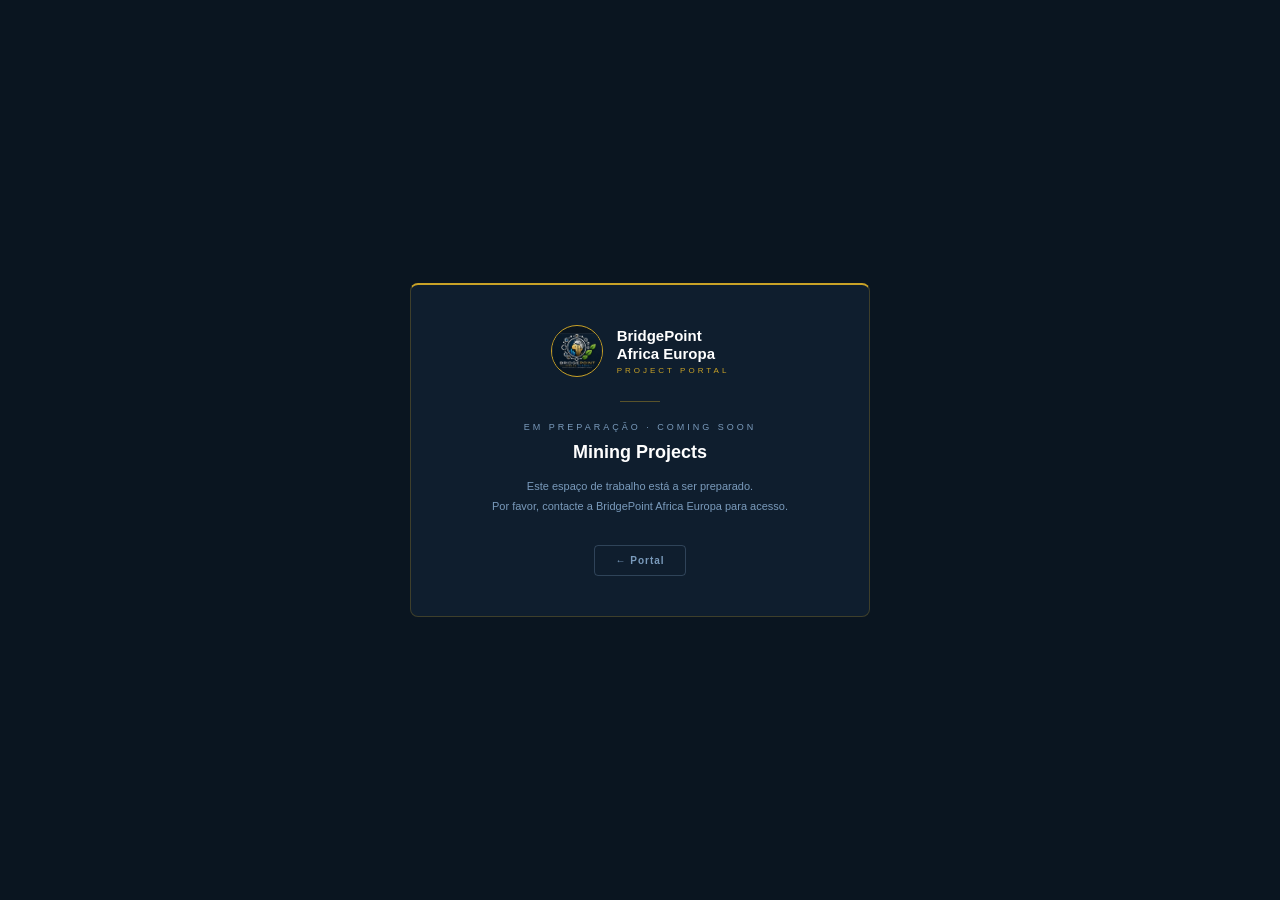
<file: mining/index.html>
<!DOCTYPE html>
<html lang="pt">
<head>
<meta charset="UTF-8"/>
<meta name="viewport" content="width=device-width, initial-scale=1.0"/>
<title>BridgePoint — Mining Projects</title>
<meta name="robots" content="noindex, nofollow"/>
<link rel="stylesheet" href="../assets/css/shared.css"/>
<style>
body{display:flex;align-items:center;justify-content:center;padding:24px}
.card{max-width:460px}
.brand-row{gap:14px;margin-bottom:24px}
.logo-img{width:52px;height:52px}
.brand-name{font-size:15px}
.brand-sub{font-size:8px;margin-top:3px}
.divider{width:40px;margin-bottom:20px}
.label{font-size:9px;letter-spacing:3px;color:#7A9BBC;margin-bottom:10px}
.title{font-size:18px;font-weight:700;color:#FFFFFF;margin-bottom:14px}
.desc{font-size:11px;color:#7A9BBC;line-height:1.8;margin-bottom:28px}
.btn{display:inline-block;background:transparent;color:#7A9BBC;border:.5px solid rgba(122,155,188,.3);border-radius:4px;padding:9px 20px;font-size:10px;font-weight:600;letter-spacing:1px;text-decoration:none;transition:all .2s}
.btn:hover{color:#DDEAF7;border-color:rgba(201,162,39,.4)}
</style>
</head>
<body>
<div class="card">
  <div class="brand-row">
    <img class="logo-img" src="../assets/css/images/bpae-logo.jpg" alt="BridgePoint Africa Europa"/>
    <div class="brand-text">
      <div class="brand-name">BridgePoint<br/>Africa Europa</div>
      <div class="brand-sub">PROJECT PORTAL</div>
    </div>
  </div>
  <div class="divider"></div>
  <div class="label">EM PREPARAÇÃO · COMING SOON</div>
  <div class="title">Mining Projects</div>
  <div class="desc">Este espaço de trabalho está a ser preparado.<br/>Por favor, contacte a BridgePoint Africa Europa para acesso.</div>
  <a class="btn" href="/">← Portal</a>
</div>
</body>
</html>
</file>
<file: assets/css/shared.css>
/* ═══════════════════════════════════════════════════════════
   BridgePoint Africa Europa — shared design tokens & base styles
   Phase 1 (PIOS roadmap): extracted from duplicated inline
   <style> blocks. Only declarations verified byte-identical (or
   safely decomposable into an identical shared subset with the
   remaining, page-specific values kept local) across two or more
   pages live here. Each page's own <style> block still carries
   whatever differs from this baseline (sizes, spacing, colors
   that are genuinely unique to that page) — see the repository
   assessment / phase reports for the full breakdown of what was
   intentionally left page-local and why.
   ═══════════════════════════════════════════════════════════ */

:root{
  --navy:#0A1520;--navy2:#0F1E2E;--navy3:#142030;--navy4:#1A2D40;
  --gold:#C9A227;--gold3:#E8C547;
  --white:#FFFFFF;--muted:#7A9BBC;--light:#DDEAF7;--text:#E8F0F8;
  --green:#2ECC71;--amber:#F39C12;--red:#E74C3C;--blue:#3498DB;
  --border:rgba(201,162,39,0.2);
}

*{box-sizing:border-box;margin:0;padding:0}

body{font-family:'Segoe UI',Arial,sans-serif;background:var(--navy);color:var(--text);min-height:100vh}

/* ── "Access card" family — root portal + coming-soon pages ──
   Sizing (max-width, gap, font-size, margins, width/height of the
   logo, etc.) differs per page and stays in each page's own
   <style> block; only the identical declarations live here. */
.card{background:var(--navy2);border:.5px solid rgba(201,162,39,.25);border-top:2px solid var(--gold);border-radius:8px;padding:40px 48px;width:100%;text-align:center}
.brand-row{display:flex;align-items:center;justify-content:center}
.logo-img{object-fit:contain;border-radius:50%;border:1.5px solid var(--gold);background:var(--navy);flex-shrink:0}
.brand-text{text-align:left}
.brand-name{font-weight:700;color:var(--white);line-height:1.2}
.brand-sub{color:var(--gold);letter-spacing:3px}
.divider{height:1px;background:var(--gold);opacity:.4;margin-top:0;margin-left:auto;margin-right:auto}

/* ── Language toggle — root portal + Jardins de Leiria dashboard ──
   Padding and the toggle's own border differ per page (dashboard
   header vs. standalone card) and stay local. */
.lang-toggle{display:flex;border-radius:4px;overflow:hidden}
.lang-btn{background:transparent;border:none;font-size:10px;font-weight:700;cursor:pointer;color:var(--muted);letter-spacing:1px;transition:all .2s}
.lang-btn.active{background:var(--gold);color:var(--navy)}
</file>
